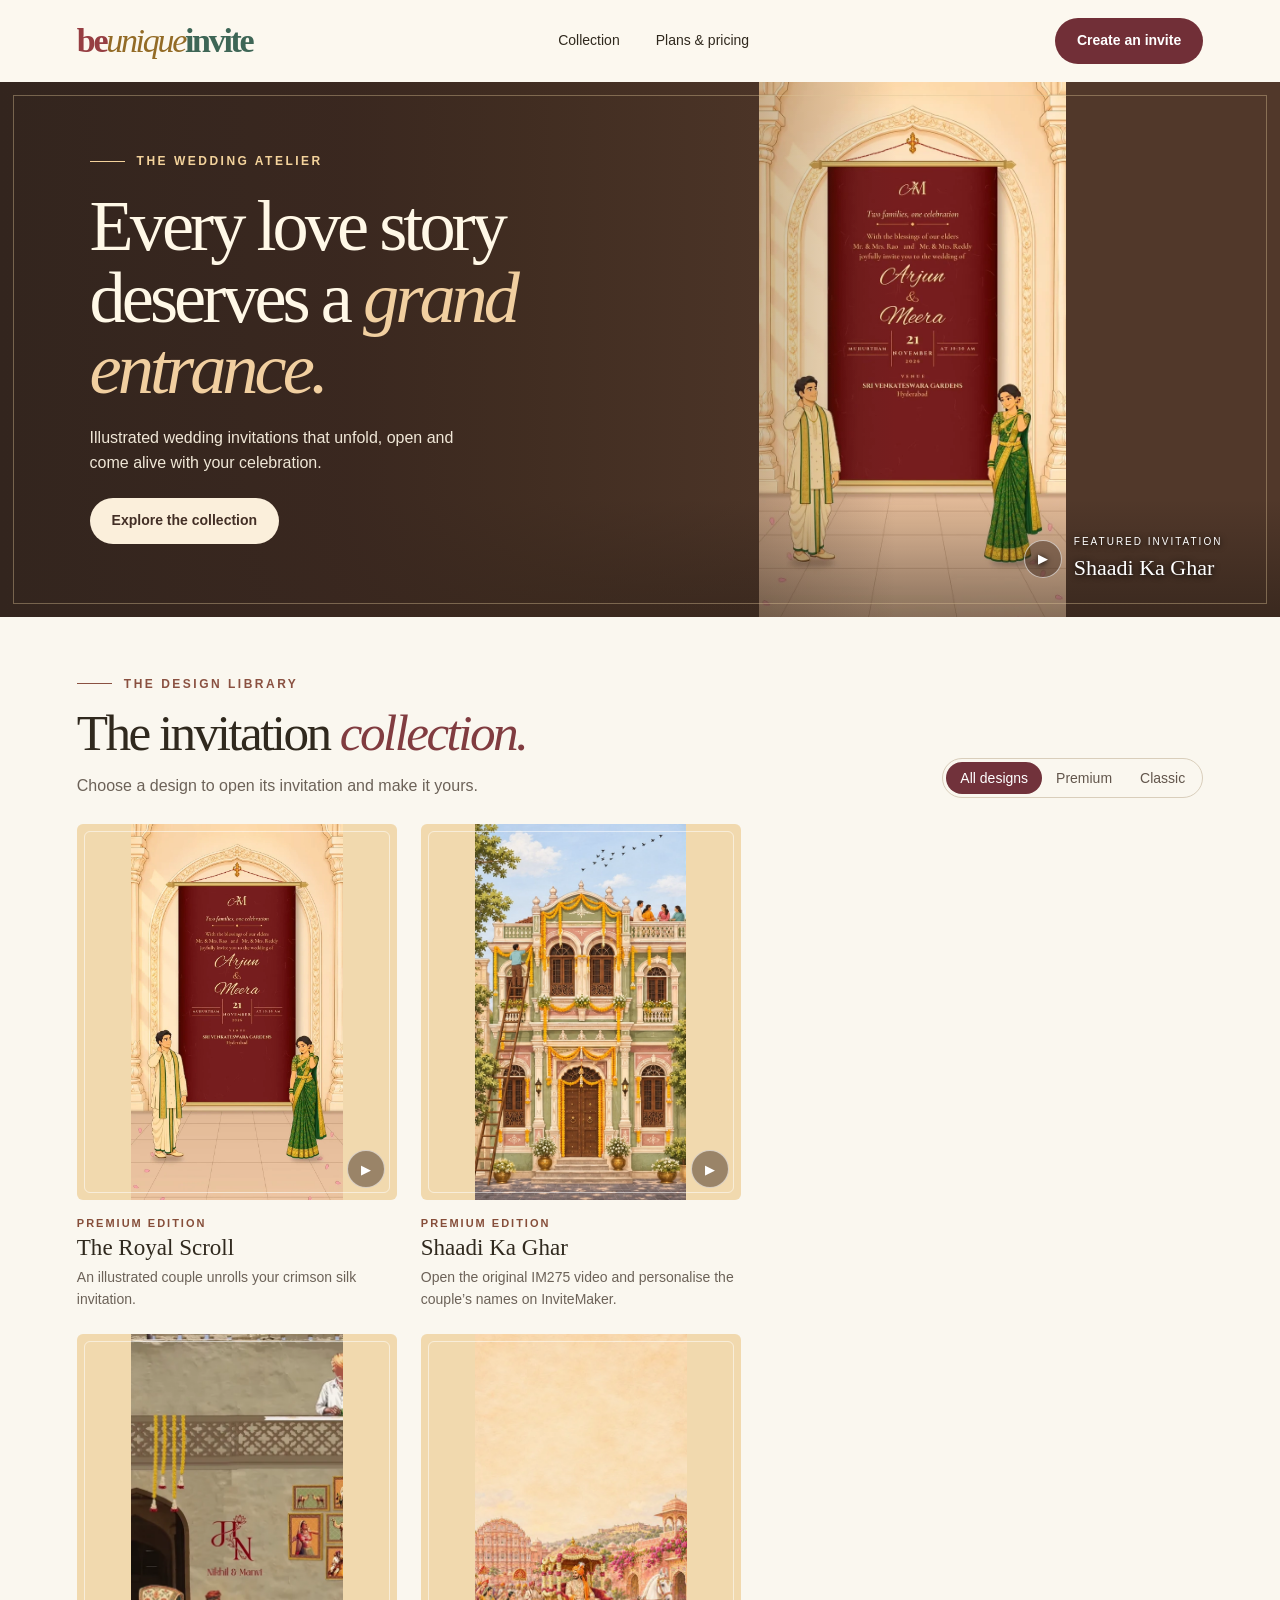
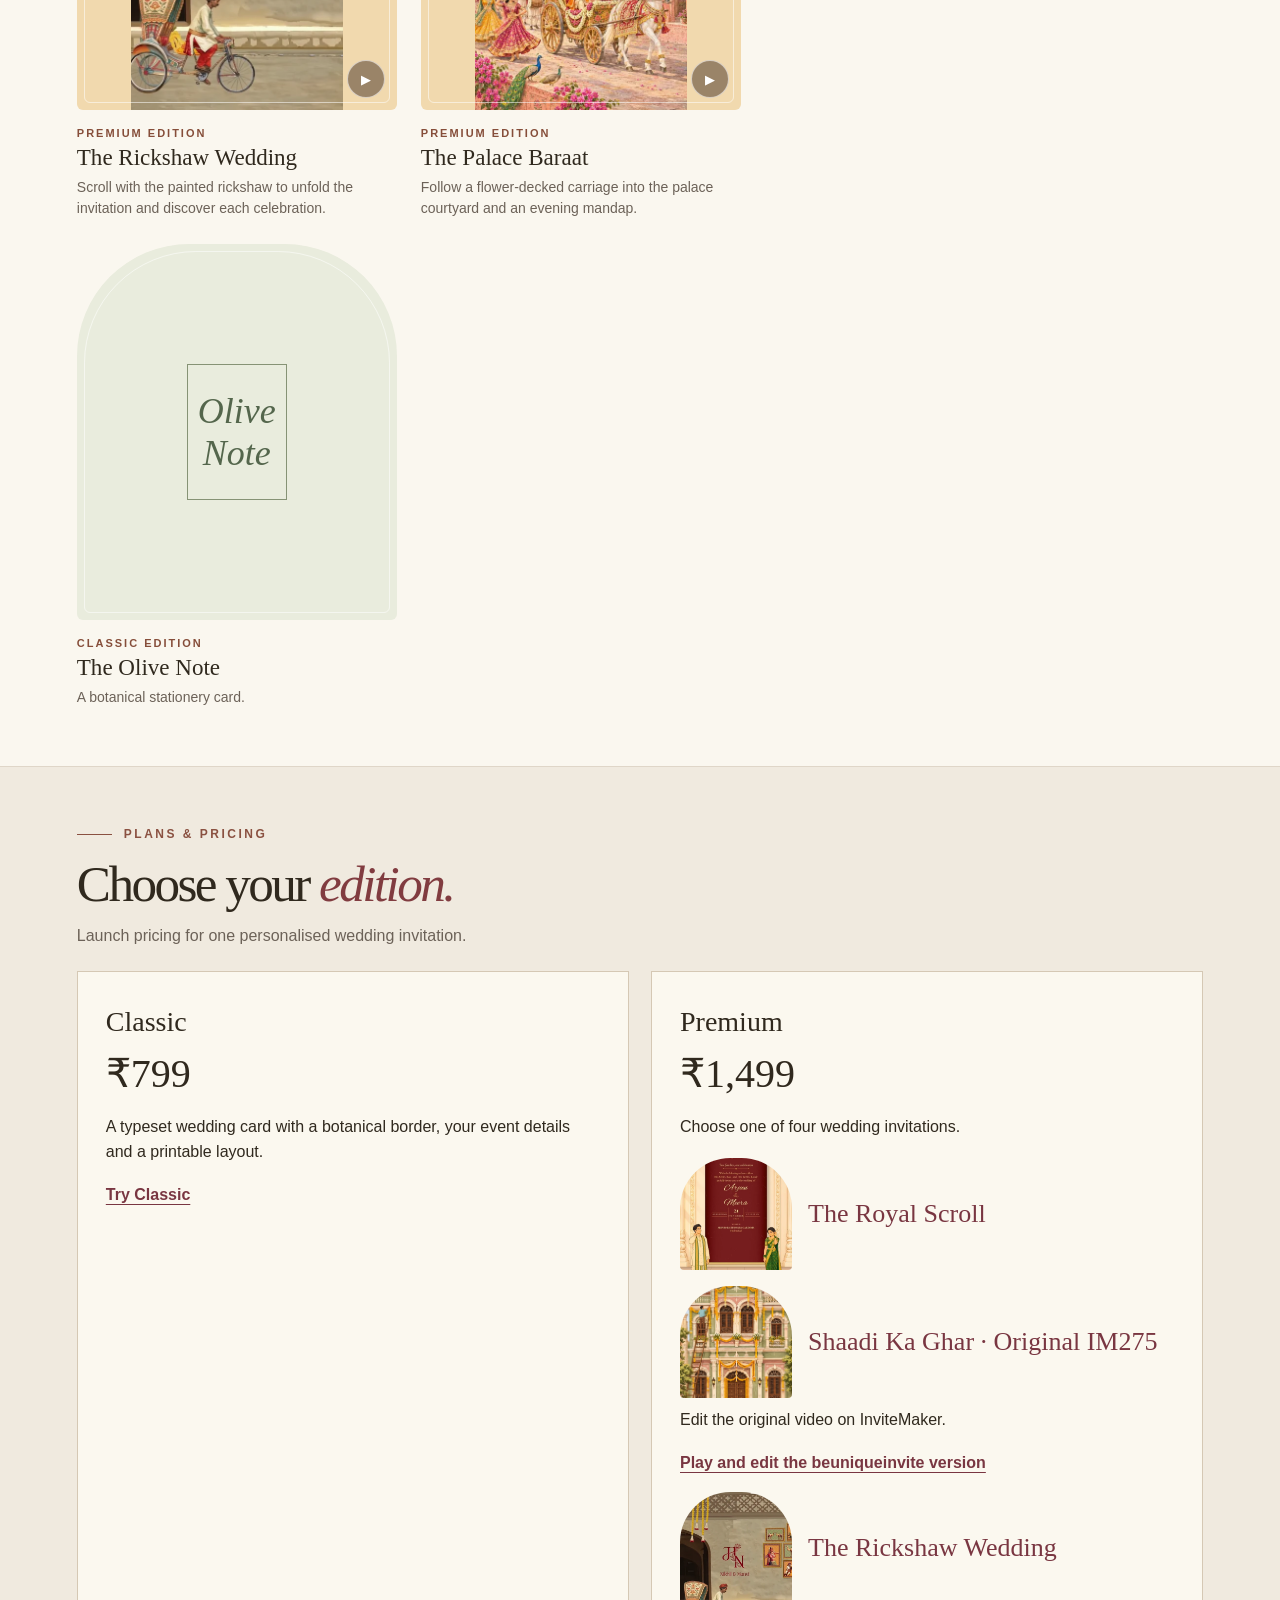
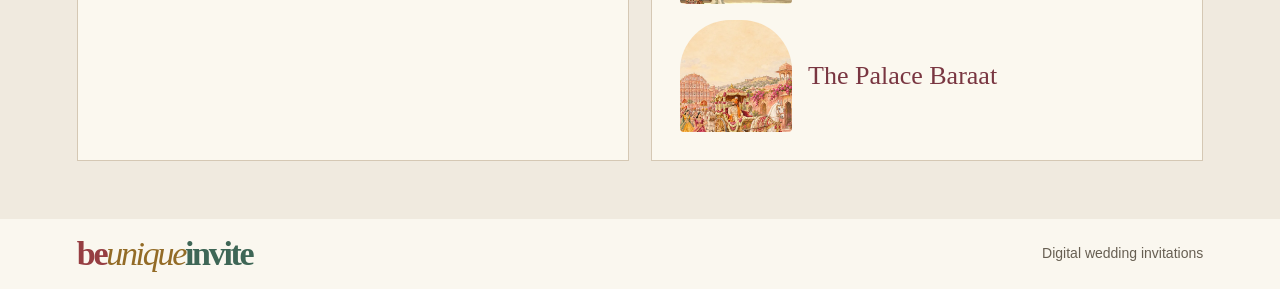
<file: docs/index.html>
<!doctype html><html lang="en"><head><script>if(location.hash.startsWith('#i='))location.replace('guest.html'+location.hash)</script><meta charset="utf-8"><meta name="viewport" content="width=device-width,initial-scale=1"><meta name="theme-color" content="#f8f4eb"><title>beuniqueinvite · Wedding Invitation Atelier</title><link rel="stylesheet" href="collection.css"><script defer src="collection.js"></script></head><body>
<header><a href="#" class="logo" aria-label="beuniqueinvite home"><span>be</span><em>unique</em><b>invite</b></a><nav><a href="#collection">Collection</a><a href="#plans">Plans & pricing</a></nav><a class="pill headercta" href="#collection">Create an invite</a></header>
<main><section class="hero"><div class="heroart"></div><div class="heroshade"></div><div class="heroedge"></div><div class="heroinside"><div class="over"><i></i>THE WEDDING ATELIER</div><h1>Every love story<br>deserves a <em>grand<br>entrance.</em></h1><p>Illustrated wedding invitations that unfold, open and come alive with your celebration.</p><a href="#collection" class="pill light">Explore the collection</a></div><a href="https://invitemaker.in/template/im275-animated-story-wedding-invitation" class="featured"><span class="play">▶</span><span><small>FEATURED INVITATION</small>Shaadi Ka Ghar</span></a></section>
<section id="collection"><div class="over wine"><i></i> THE DESIGN LIBRARY</div><div class="sectionrow"><div><h2>The invitation <em>collection.</em></h2><p>Choose a design to open its invitation and make it yours.</p></div><div class="filters" aria-label="Filter by plan"><button data-filter="all" aria-pressed="true">All designs</button><button data-filter="Premium" aria-pressed="false">Premium</button><button data-filter="Classic" aria-pressed="false">Classic</button></div></div><div class="grid" id="grid"></div></section>
<section id="plans"><div class="over wine"><i></i> PLANS & PRICING</div><h2>Choose your <em>edition.</em></h2><p>Launch pricing for one personalised wedding invitation.</p><div class="prices"><article><h3>Classic</h3><strong>₹799</strong><p>A typeset wedding card with a botanical border, your event details and a printable layout.</p><a href="create.html?t=classic&amp;edit=1">Try Classic</a></article><article id="premium"><h3>Premium</h3><strong>₹1,499</strong><p>Choose one of four wedding invitations.</p><a class="plan-preview" href="create.html?t=scroll"><img src="royal-scroll.webp" alt="" width="112" height="112"><span>The Royal Scroll</span></a><a class="plan-preview" href="https://invitemaker.in/template/im275-animated-story-wedding-invitation"><img src="haveli-art/gate.webp" alt="" width="112" height="112"><span>Shaadi Ka Ghar · Original IM275</span></a><p>Edit the original video on InviteMaker.</p><a href="haveli.html">Play and edit the beuniqueinvite version</a><a class="plan-preview" href="rickshaw.html"><img src="rickshaw.webp" width="112" height="112" alt=""><span>The Rickshaw Wedding</span></a><a class="plan-preview" href="baraat.html"><img src="baraat.webp" alt="" width="112" height="112"><span>The Palace Baraat</span></a></article></div></section>
</main><footer><a class="logo" href="#"><span>be</span><em>unique</em><b>invite</b></a><span>Digital wedding invitations</span></footer></body></html>
</file>
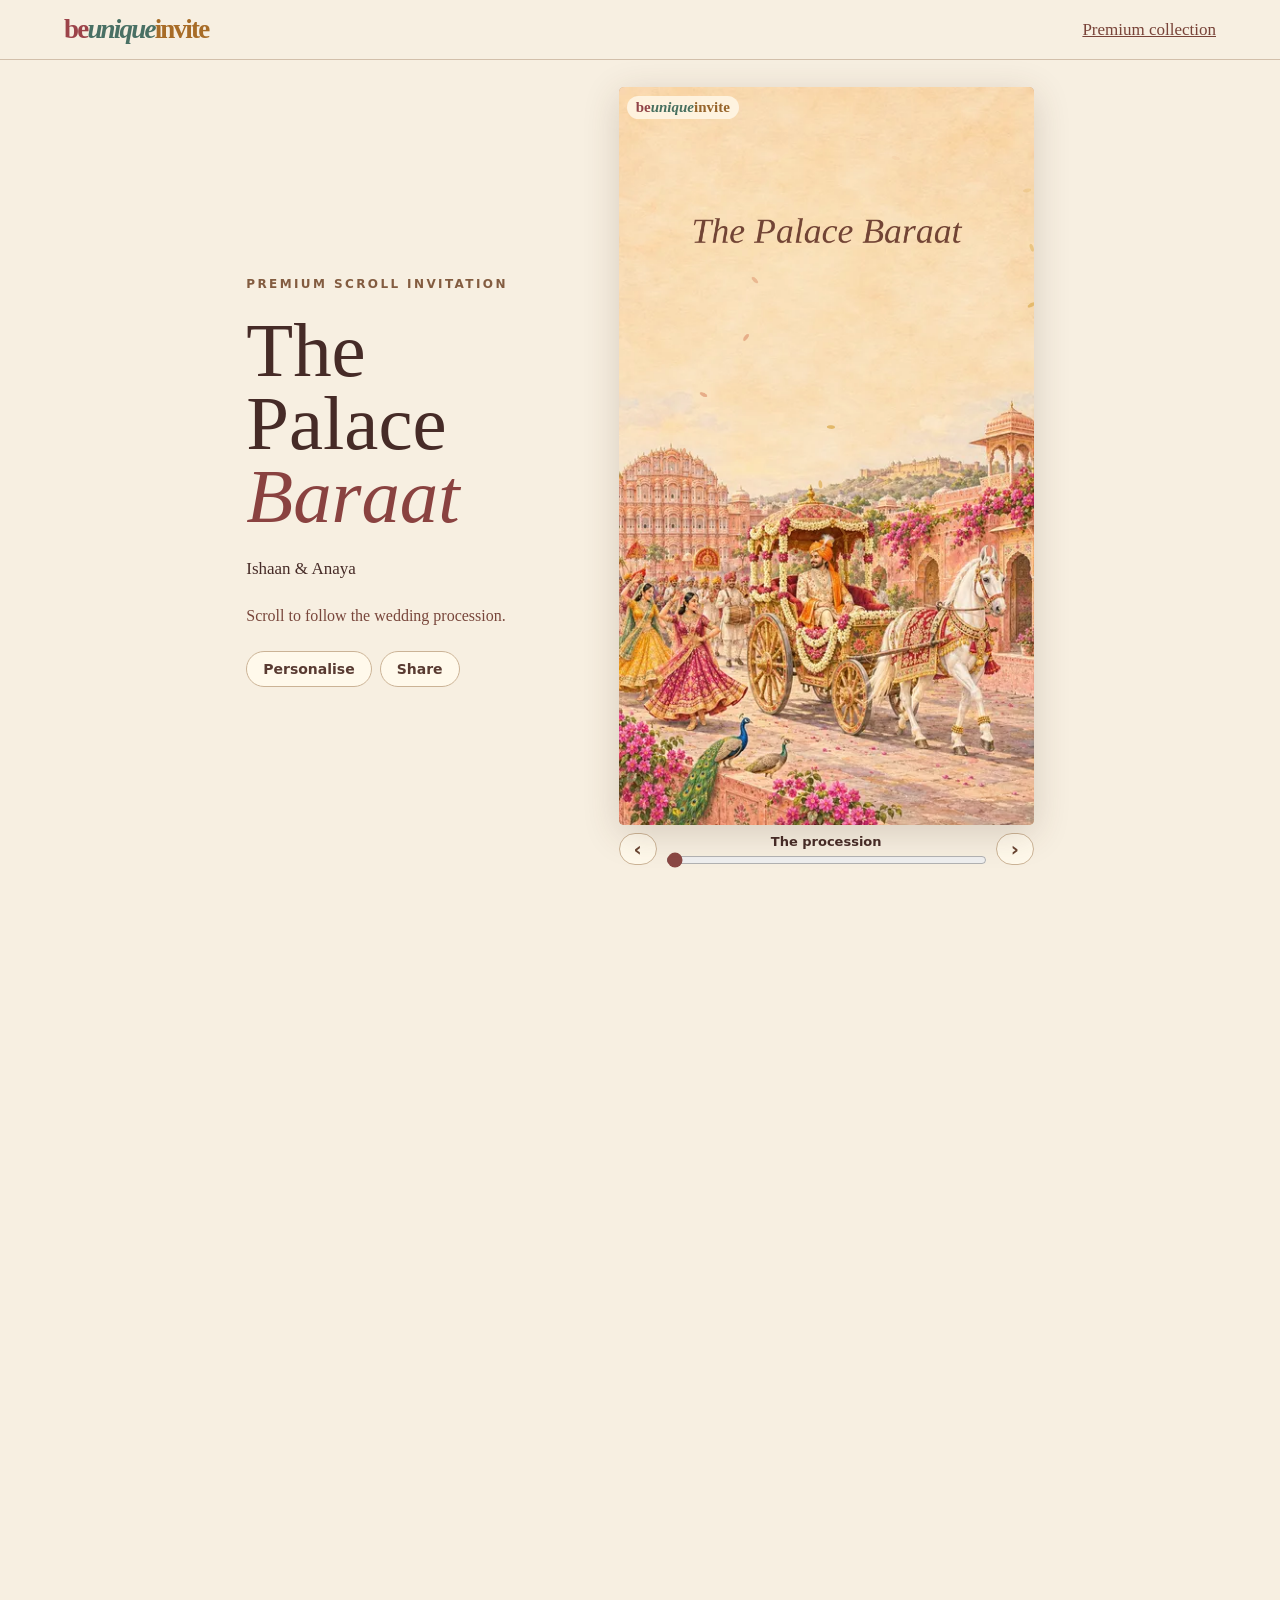
<file: docs/baraat.html>
<!doctype html><html lang="en"><head><meta charset="utf-8"><meta name="viewport" content="width=device-width,initial-scale=1"><title>The Palace Baraat · beuniqueinvite</title><link rel="stylesheet" href="haveli.css"><link rel="stylesheet" href="procession.css"><script defer src="entitlement.js"></script><script defer src="baraat-paint.js"></script><script defer src="procession-scroll.js"></script><script defer src="rickshaw.js"></script></head><body data-design="palace"><div class="journey"><div class="pin">
<header><a class="logo" href="collection.html#premium"><b>be</b><i>unique</i><strong>invite</strong></a><a href="collection.html#premium">Premium collection</a></header>
<main><aside><small>PREMIUM SCROLL INVITATION</small><h1>The Palace<br><i>Baraat</i></h1><p id="couple"></p><p class="instruction">Scroll to follow the wedding procession.</p><div class="tools"><button data-open>Personalise</button><button data-share>Share</button></div></aside><section class="viewer" aria-label="Wedding film"><div class="film" tabindex="0" role="group" aria-label="Scroll through the invitation"><video id="film" src="baraat.mp4" preload="auto" poster="baraat.webp" playsinline muted></video><canvas id="names" width="720" height="1280" aria-hidden="true"></canvas><span class="wordmark"><b>be</b><i>unique</i><strong>invite</strong></span></div><div class="reader"><button id="prevScene" aria-label="Previous scene">‹</button><label><output id="chapter"></output><input type="range" id="progress" aria-label="Invitation progress" min="0" max="1000" value="0"></label><button id="nextScene" aria-label="Next scene">›</button></div><p class="touch-hint">Swipe up to open the invitation</p><div class="mobile"><button data-open>Personalise</button><button data-share>Share</button></div></section></main></div></div>
<dialog><form method="dialog"><button class="close">Done</button></form><h2>Your invitation</h2><form id="editor"><label>First partner’s name<input name="one" required maxlength="60"></label><label>Second partner’s name<input name="two" required maxlength="60"></label><label>Wedding date and time<input name="when" required maxlength="80"></label><label>Wedding venue<input name="venue" required maxlength="100"></label><button>Update &amp; preview</button></form><details><summary>Paid plan</summary><label>Approval code<input id="approval" maxlength="160"></label><button id="idCopy">Copy invitation ID</button><p id="plan"></p></details><h3 id="sharing">Share your invitation</h3><div class="actions"><button id="copy">Copy guest link</button><button id="wa">WhatsApp link</button><button id="prepare">Prepare video</button><button id="send" hidden>Share video + link</button><a id="save" hidden download>Download video</a></div><p id="status" role="status"></p></dialog></body></html>
</file>
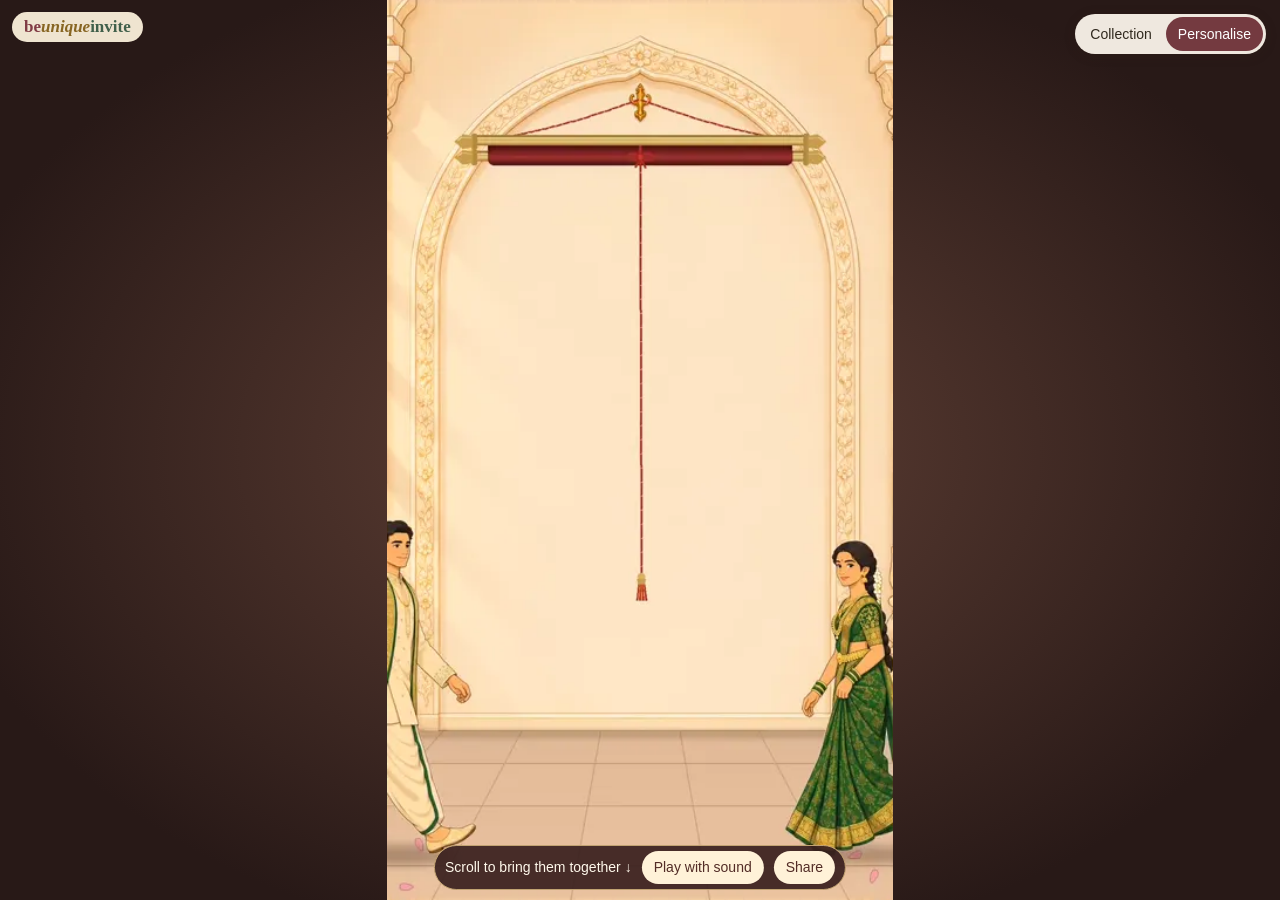
<file: docs/card.html>
<!doctype html><html lang="en"><head><meta charset="utf-8"><meta name="viewport" content="width=device-width,initial-scale=1"><title>Invitation studio · beuniqueinvite</title><link rel="stylesheet" href="studio-home.css"><style>.studio{padding:32px 6vw 55px;display:grid;grid-template-columns:minmax(280px,1fr) minmax(280px,.85fr);gap:6vw;max-width:1180px;margin:auto}.paper{background:#e6ddce;padding:20px;display:grid;place-items:center;border-radius:4px}iframe{background:#fffaf1;border:0;width:100%;max-width:380px;height:600px;box-shadow:0 10px 30px #49351a30}.edit h1{font-size:48px;line-height:1.05;margin:12px 0}.edit p{color:#64594c;margin-bottom:16px}.edit label{display:block;font-size:14px;font-weight:bold;margin:9px 0}.edit input,.edit textarea{display:block;width:100%;font:16px Arial;padding:10px;margin-top:3px;border:1px solid #bcafa1;border-radius:4px;background:#fffdf7}.edit button{border:0}.actions{display:flex;gap:10px;flex-wrap:wrap;margin-top:18px}.secondary{background:#e6ded0;color:#392e23}#status{min-height:24px;font-size:14px}header>a:last-child{text-decoration:underline;text-underline-offset:4px}@media(max-width:700px){.studio{grid-template-columns:1fr;padding:20px 5vw;gap:25px}.paper{padding:10px}.edit h1{font-size:40px}iframe{height:min(610px,76svh)}}body.guest{overflow:hidden}.guest header,.guest .edit{display:none}.guest .studio,.guest .paper{display:block;max-width:none;margin:0;padding:0}.guest iframe{display:block;max-width:none;width:100vw;height:100dvh;box-shadow:none}.guestbar{display:none}.guest .guestbar{position:fixed;right:14px;top:14px;z-index:10;display:flex;gap:2px;background:#fff9efed;padding:3px;border-radius:50px;box-shadow:0 2px 12px #31241433;font:14px Arial}.guestbar a{padding:9px 12px}.guestbar a:last-child{border-radius:50px;color:white;background:#743a40}.widepreview{font-size:15px;text-decoration:underline;text-underline-offset:3px}.widepreview[hidden]{display:none}#sharing{border-top:1px solid #ccbea9;margin-top:22px;padding-top:17px}#sharing h2{font-size:28px}#sharing [hidden]{display:none}.edit button:disabled{opacity:.6;cursor:wait}fieldset{border:1px solid #ccbca9;margin:15px 0;padding:15px}fieldset legend,summary{font-weight:bold}details{margin:15px 0;background:#f0eadf;padding:12px}</style><script defer src="scroll-tracking.js"></script><script defer src="royal.js?v=hold-final"></script><script defer src="entitlement.js"></script><script defer src="video-export.js"></script><script defer src="guest-code.js"></script><script defer src="studio.js?v=royal-scroll"></script><script defer src="share.js"></script></head><body><header><a class="logo" href="studio-home.html"><span>be</span><em>unique</em><b>invite</b></a><a href="studio-home.html#collection">Collection</a></header><div class="guestbar"><a href="studio-home.html#collection">Collection</a><a id="personalise">Personalise</a></div><main class="studio"><div class="paper"><iframe title="Interactive invitation preview" id="preview"></iframe></div><section class="edit"><div class="over wine" id="edition"></div><h1 id="title"></h1><p>Edit your details and choose Update preview. Your draft saves on this device.</p><a class="widepreview" hidden id="wide">View full-screen invitation</a><form><label>First name<input name="one" required maxlength="60" value="Arjun"></label><label>Partner’s name<input name="two" required maxlength="60" value="Meera"></label><label>Wedding date<input name="date" type="date" required value="2027-02-21"></label><label>Venue<input name="venue" required maxlength="130" value="The Palace Courtyard, Jaipur"></label><label>Celebration details<textarea name="note" rows="2" maxlength="650">Baraat at 5 PM · Wedding ceremony at 7 PM</textarea></label><fieldset id="finalFields" hidden><legend>Invitation wording &amp; ending</legend><label>Monogram (blank for initials)<input name="monogram" maxlength="30"></label><label>Opening heading<input name="headline" maxlength="120"></label><label>Family blessing<input name="blessing" maxlength="160"></label><label>Invitation wording<input name="invitationLine" maxlength="160"></label><label>Closing heading<input name="closingTitle" maxlength="120"></label><label>Closing message<textarea name="closingNote" maxlength="480"></textarea></label><label>Sign-off (blank for couple’s names)<input name="signoff" maxlength="160"></label></fieldset><div class="actions"><button class="pill" type="submit">Update preview</button><button class="pill secondary" id="download" type="button">Download invitation</button></div><section id="sharing" hidden><h2>Share your invitation</h2><details><summary>Paid plan · Remove branding</summary><p>Finalise the wording, then copy the invitation fingerprint. After verifying your payment, the studio can issue a code for this version. Edits require a new code.</p><button class="pill secondary" type="button" id="copyFingerprint">Copy invitation fingerprint</button><label>Paid invitation code<input name="approval" maxlength="150" autocomplete="off"></label><output id="planState">Branded preview</output><p><a href="https://beuniqueinvite-orders.wingscompressor.chatgpt.site" target="_blank" rel="noopener">Studio payment approval</a></p></details><label>Attach your own MP4 (optional)<input id="ownMovie" type="file" accept="video/mp4,.mp4"></label><p>Use your own video or prepare one with the names and wedding details above.</p><div class="actions"><button id="prepareMovie" class="pill" type="button">Prepare video</button><button id="sendBoth" class="pill" type="button" hidden>Share video + link</button><button id="downloadMovie" type="button" class="pill secondary" hidden>Download MP4</button><a id="sendLink" class="pill secondary" target="_blank" rel="noopener">WhatsApp link</a><button type="button" class="pill secondary" id="copyGuest">Copy guest link</button></div></section><p aria-live="polite" id="status"></p></form></section></main></body></html>
</file>
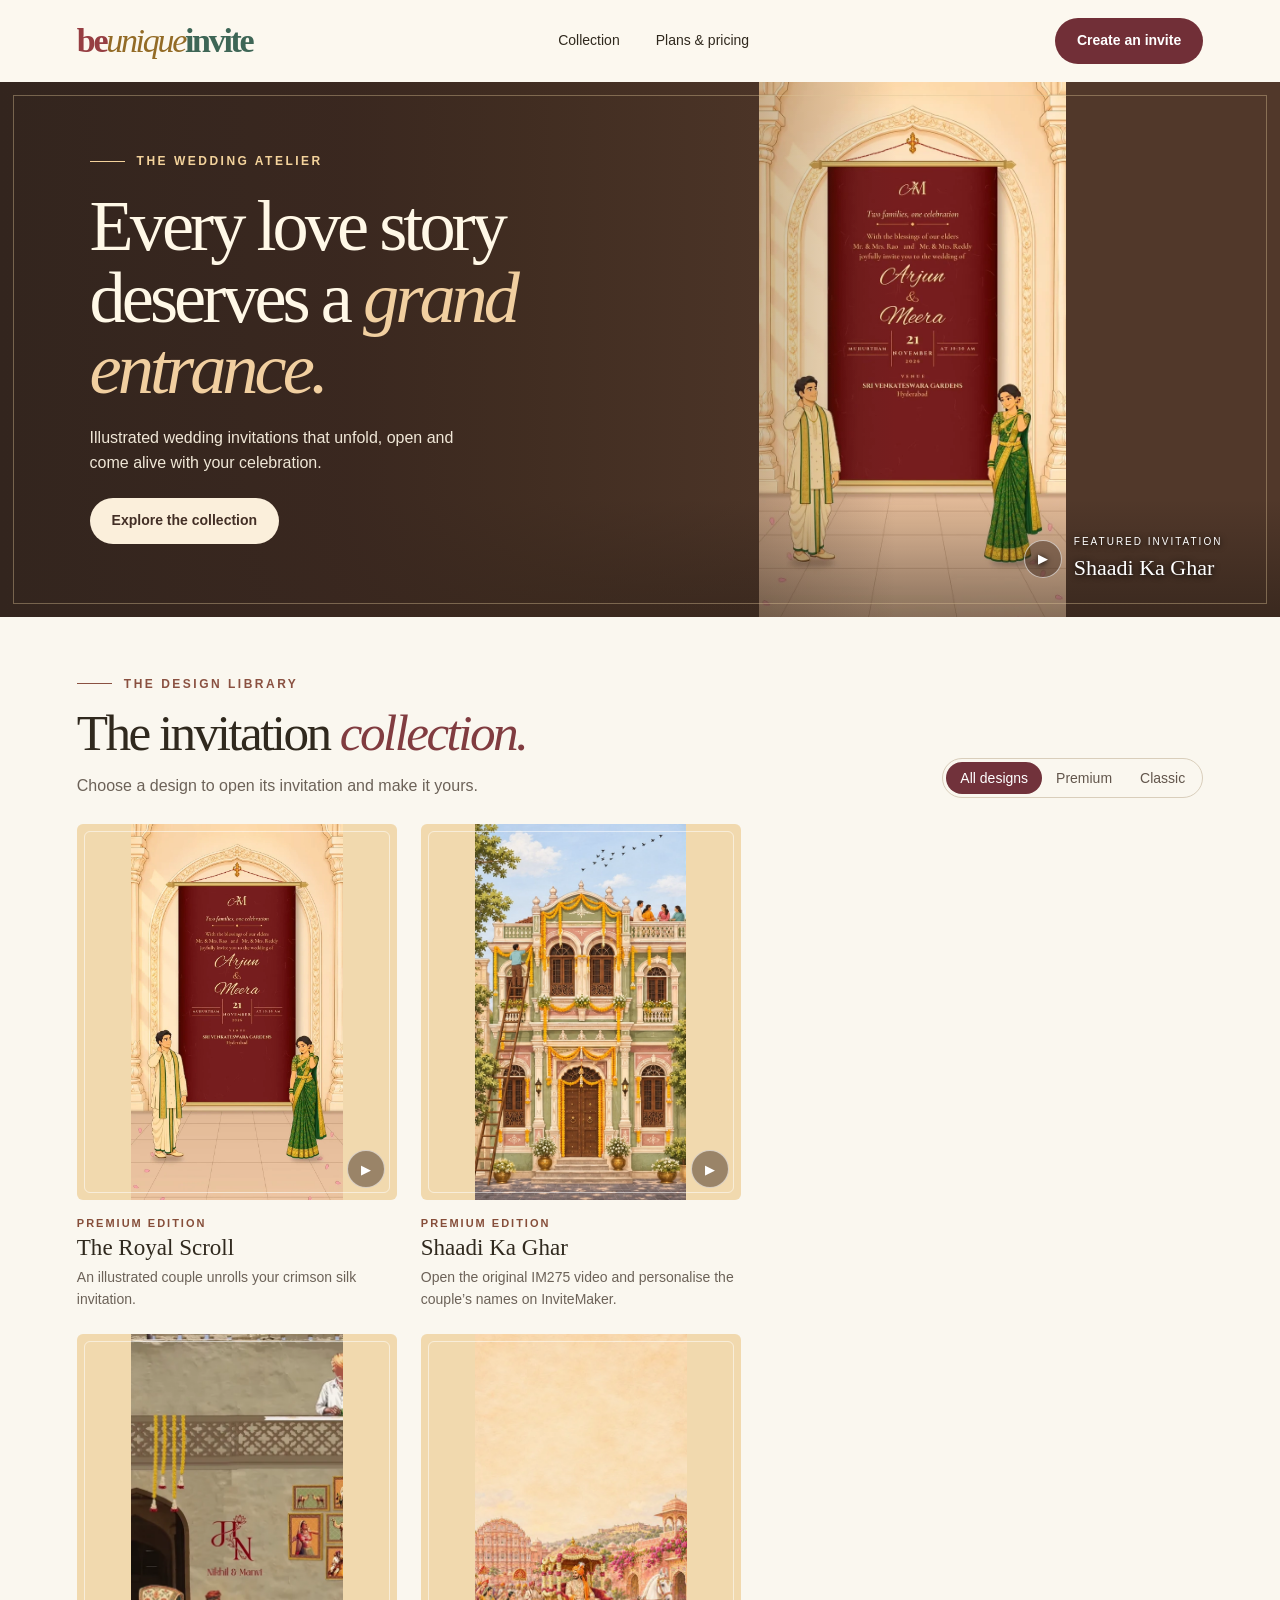
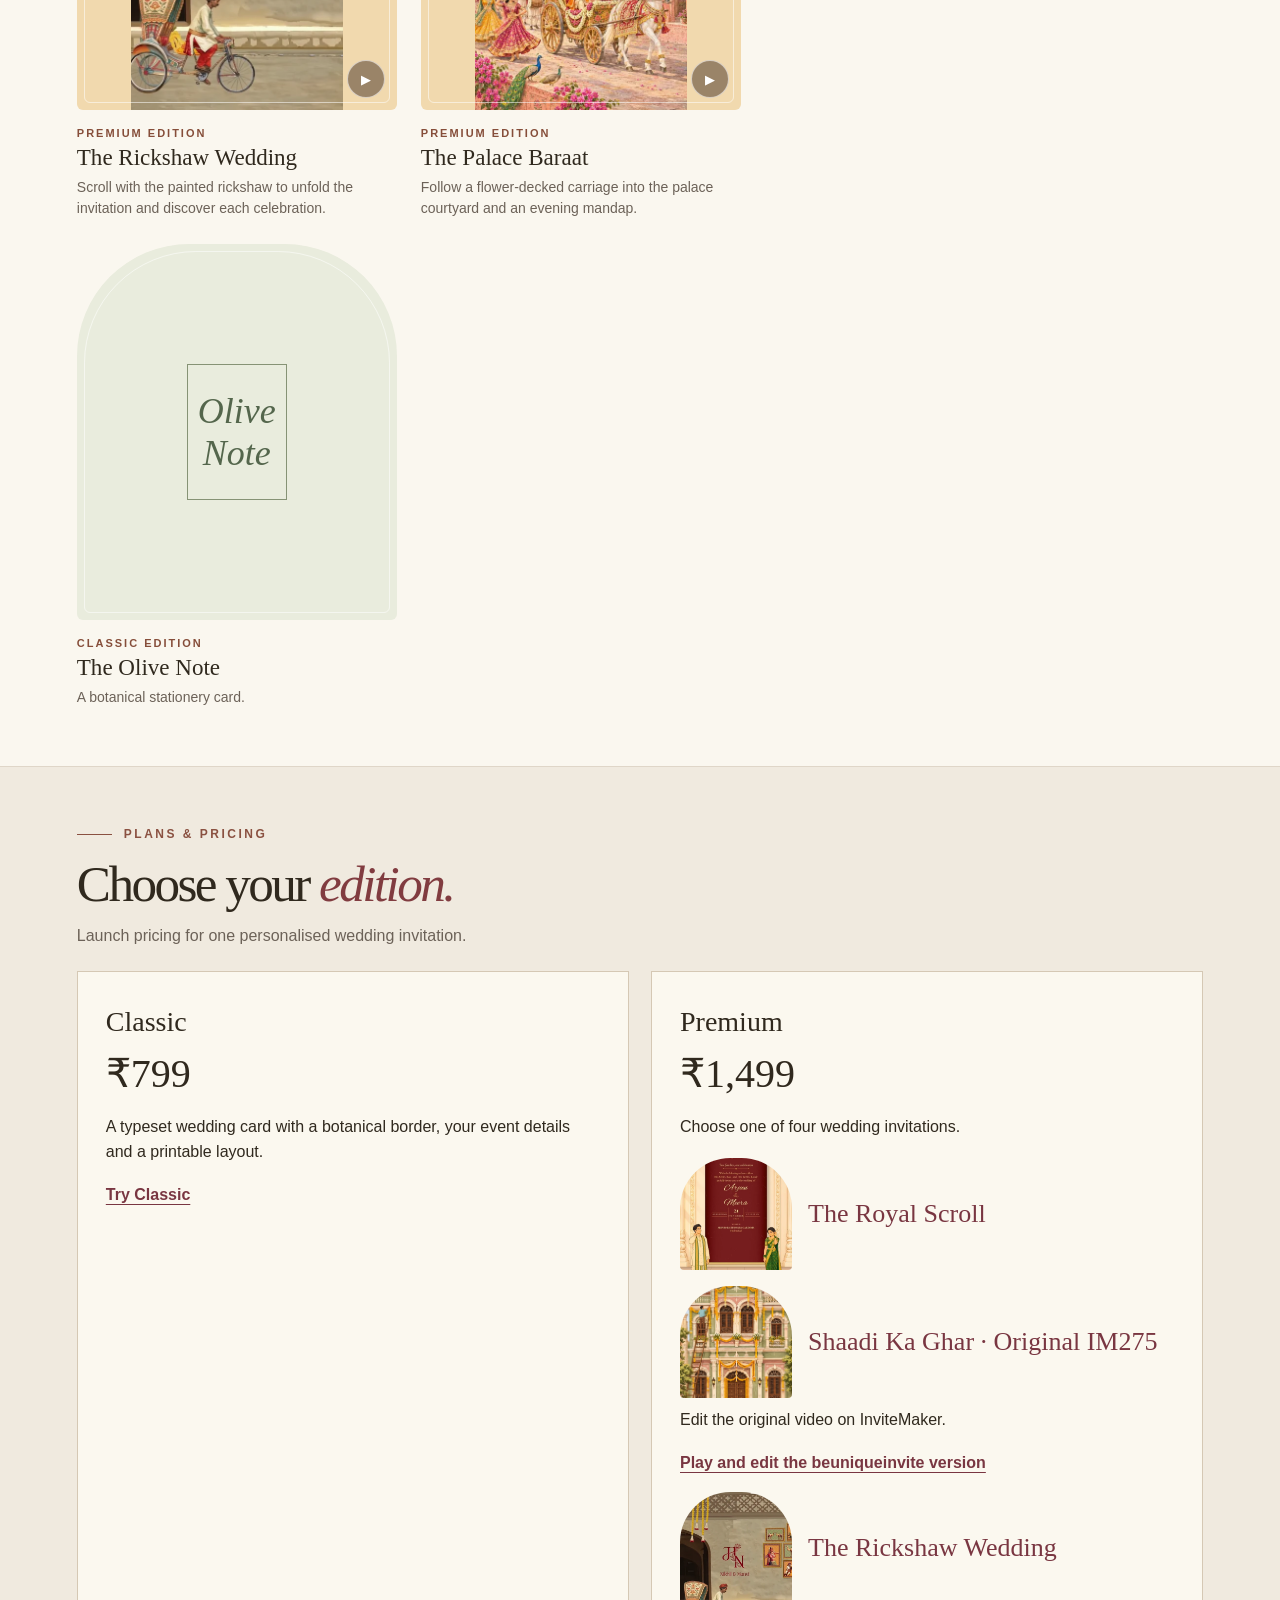
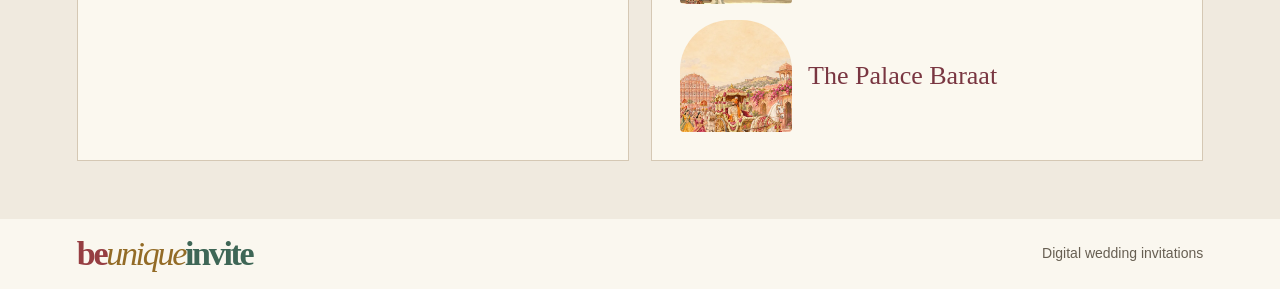
<file: docs/collection.html>
<!doctype html><html lang="en"><head><meta charset="utf-8"><meta name="viewport" content="width=device-width,initial-scale=1"><meta name="theme-color" content="#f8f4eb"><title>beuniqueinvite · Wedding Invitation Atelier</title><link rel="stylesheet" href="collection.css"><script defer src="collection.js"></script></head><body>
<header><a href="#" class="logo" aria-label="beuniqueinvite home"><span>be</span><em>unique</em><b>invite</b></a><nav><a href="#collection">Collection</a><a href="#plans">Plans & pricing</a></nav><a class="pill headercta" href="#collection">Create an invite</a></header>
<main><section class="hero"><div class="heroart"></div><div class="heroshade"></div><div class="heroedge"></div><div class="heroinside"><div class="over"><i></i>THE WEDDING ATELIER</div><h1>Every love story<br>deserves a <em>grand<br>entrance.</em></h1><p>Illustrated wedding invitations that unfold, open and come alive with your celebration.</p><a href="#collection" class="pill light">Explore the collection</a></div><a href="https://invitemaker.in/template/im275-animated-story-wedding-invitation" class="featured"><span class="play">▶</span><span><small>FEATURED INVITATION</small>Shaadi Ka Ghar</span></a></section>
<section id="collection"><div class="over wine"><i></i> THE DESIGN LIBRARY</div><div class="sectionrow"><div><h2>The invitation <em>collection.</em></h2><p>Choose a design to open its invitation and make it yours.</p></div><div class="filters" aria-label="Filter by plan"><button data-filter="all" aria-pressed="true">All designs</button><button data-filter="Premium" aria-pressed="false">Premium</button><button data-filter="Classic" aria-pressed="false">Classic</button></div></div><div class="grid" id="grid"></div></section>
<section id="plans"><div class="over wine"><i></i> PLANS & PRICING</div><h2>Choose your <em>edition.</em></h2><p>Launch pricing for one personalised wedding invitation.</p><div class="prices"><article><h3>Classic</h3><strong>₹799</strong><p>A typeset wedding card with a botanical border, your event details and a printable layout.</p><a href="create.html?t=classic&amp;edit=1">Try Classic</a></article><article id="premium"><h3>Premium</h3><strong>₹1,499</strong><p>Choose one of four wedding invitations.</p><a class="plan-preview" href="create.html?t=scroll"><img src="royal-scroll.webp" alt="" width="112" height="112"><span>The Royal Scroll</span></a><a class="plan-preview" href="https://invitemaker.in/template/im275-animated-story-wedding-invitation"><img src="haveli-art/gate.webp" alt="" width="112" height="112"><span>Shaadi Ka Ghar · Original IM275</span></a><p>Edit the original video on InviteMaker.</p><a href="haveli.html">Play and edit the beuniqueinvite version</a><a class="plan-preview" href="rickshaw.html"><img src="rickshaw.webp" width="112" height="112" alt=""><span>The Rickshaw Wedding</span></a><a class="plan-preview" href="baraat.html"><img src="baraat.webp" alt="" width="112" height="112"><span>The Palace Baraat</span></a></article></div></section>
</main><footer><a class="logo" href="#"><span>be</span><em>unique</em><b>invite</b></a><span>Digital wedding invitations</span></footer></body></html>
</file>
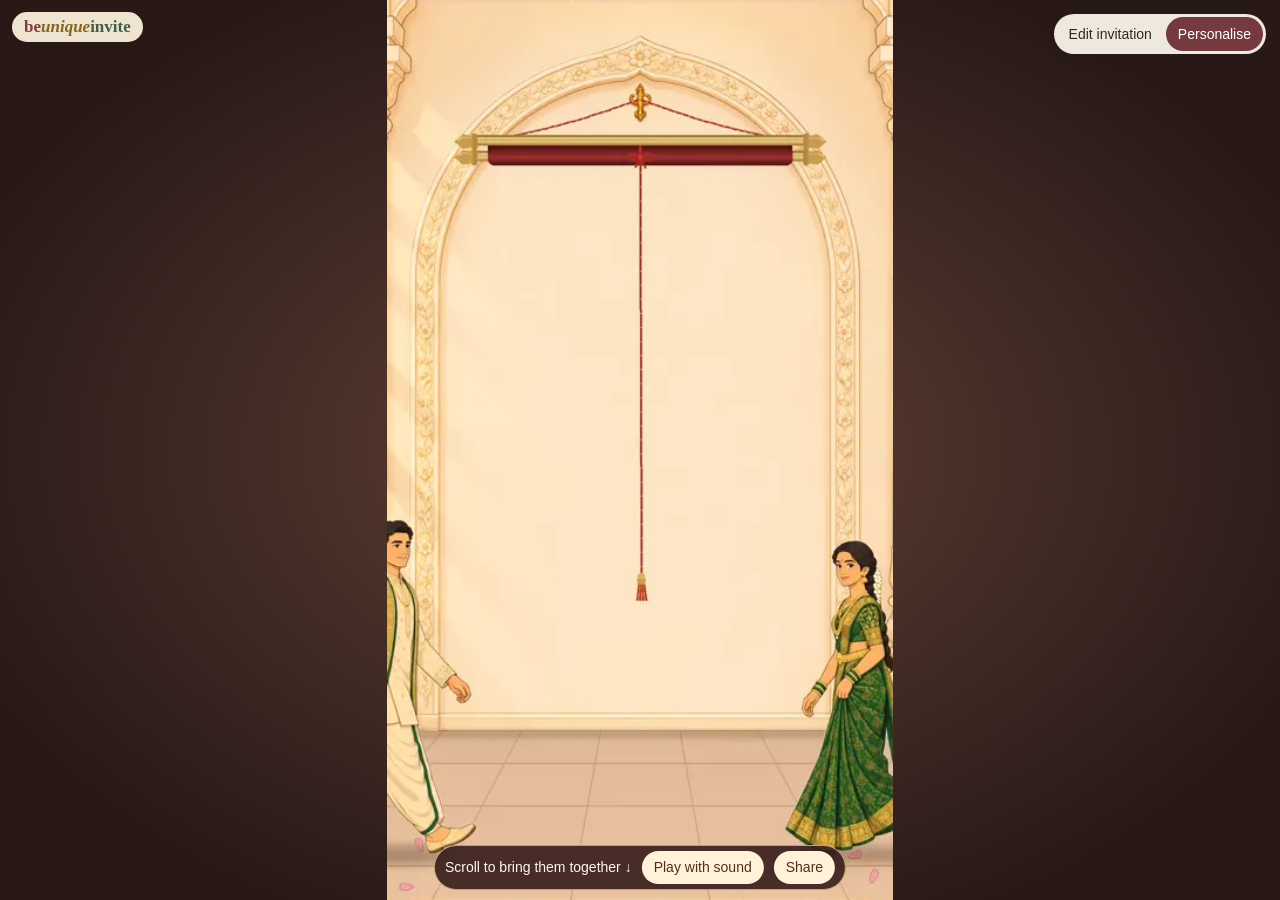
<file: docs/create.html>
<!doctype html><html lang="en"><head><meta charset="utf-8"><meta name="viewport" content="width=device-width,initial-scale=1"><title>Invitation studio · beuniqueinvite</title><link rel="stylesheet" href="style.css"><style>.studio{padding:32px 6vw 55px;display:grid;grid-template-columns:minmax(280px,1fr) minmax(280px,.85fr);gap:6vw;max-width:1180px;margin:auto}.paper{background:#e6ddce;padding:20px;display:grid;place-items:center;border-radius:4px}iframe{background:#fffaf1;border:0;width:100%;max-width:380px;height:600px;box-shadow:0 10px 30px #49351a30}.edit h1{font-size:48px;line-height:1.05;margin:12px 0}.edit p{color:#64594c;margin-bottom:16px}.edit label{display:block;font-size:14px;font-weight:bold;margin:9px 0}.edit input,.edit textarea{display:block;width:100%;font:16px Arial;padding:10px;margin-top:3px;border:1px solid #bcafa1;border-radius:4px;background:#fffdf7}.edit button{border:0}.actions{display:flex;gap:10px;flex-wrap:wrap;margin-top:18px}.secondary{background:#e6ded0;color:#392e23}#status{min-height:24px;font-size:14px}header>a:last-child{text-decoration:underline;text-underline-offset:4px}@media(max-width:700px){.studio{grid-template-columns:1fr;padding:20px 5vw;gap:25px}.paper{padding:10px}.edit h1{font-size:40px}iframe{height:min(610px,76svh)}}body.guest{overflow:hidden}.guest header,.guest .edit{display:none}.guest .studio,.guest .paper{display:block;max-width:none;margin:0;padding:0}.guest iframe{display:block;max-width:none;width:100vw;height:100dvh;box-shadow:none}.guestbar{display:none}.guest .guestbar{position:fixed;right:14px;top:14px;z-index:10;display:flex;gap:2px;background:#fff9efed;padding:3px;border-radius:50px;box-shadow:0 2px 12px #31241433;font:14px Arial}.guestbar a{padding:9px 12px}.guestbar a:last-child{border-radius:50px;color:white;background:#743a40}.widepreview{font-size:15px;text-decoration:underline;text-underline-offset:3px}.widepreview[hidden]{display:none}#sharing{border-top:1px solid #ccbea9;margin-top:22px;padding-top:17px}#sharing h2{font-size:28px}#sharing [hidden]{display:none}.edit button:disabled{opacity:.6;cursor:wait}fieldset{border:1px solid #ccbca9;margin:15px 0;padding:15px}fieldset legend,summary{font-weight:bold}details{margin:15px 0;background:#f0eadf;padding:12px}</style><script defer src="scroll-tracking.js"></script><script defer src="royal.js?v=hold-final"></script><script defer src="entitlement.js"></script><script defer src="video-export.js"></script><script defer src="guest-code.js"></script><script defer src="studio.js?v=royal-scroll"></script><script defer src="share.js"></script></head><body><header><a class="logo" href="create.html?t=scroll&amp;edit=1"><span>be</span><em>unique</em><b>invite</b></a><a href="create.html?t=scroll&amp;edit=1">Edit invitation</a></header><div class="guestbar"><a href="create.html?t=scroll&amp;edit=1">Edit invitation</a><a id="personalise">Personalise</a></div><main class="studio"><div class="paper"><iframe title="Interactive invitation preview" id="preview"></iframe></div><section class="edit"><div class="over wine" id="edition"></div><h1 id="title"></h1><p>Edit your details and choose Update preview. Your draft saves on this device.</p><a class="widepreview" hidden id="wide">View full-screen invitation</a><form><label>First name<input name="one" required maxlength="60" value="Arjun"></label><label>Partner’s name<input name="two" required maxlength="60" value="Meera"></label><label>Wedding date<input name="date" type="date" required value="2027-02-21"></label><label>Venue<input name="venue" required maxlength="130" value="The Palace Courtyard, Jaipur"></label><label>Celebration details<textarea name="note" rows="2" maxlength="650">Baraat at 5 PM · Wedding ceremony at 7 PM</textarea></label><fieldset id="finalFields" hidden><legend>Invitation wording &amp; ending</legend><label>Monogram (blank for initials)<input name="monogram" maxlength="30"></label><label>Opening heading<input name="headline" maxlength="120"></label><label>Family blessing<input name="blessing" maxlength="160"></label><label>Invitation wording<input name="invitationLine" maxlength="160"></label><label>Closing heading<input name="closingTitle" maxlength="120"></label><label>Closing message<textarea name="closingNote" maxlength="480"></textarea></label><label>Sign-off (blank for couple’s names)<input name="signoff" maxlength="160"></label></fieldset><div class="actions"><button class="pill" type="submit">Update preview</button><button class="pill secondary" id="download" type="button">Download invitation</button></div><section id="sharing" hidden><h2>Share your invitation</h2><details><summary>Paid plan · Remove branding</summary><p>Finalise the wording, then copy the invitation fingerprint. After verifying your payment, the studio can issue a code for this version. Edits require a new code.</p><button class="pill secondary" type="button" id="copyFingerprint">Copy invitation fingerprint</button><label>Paid invitation code<input name="approval" maxlength="150" autocomplete="off"></label><output id="planState">Branded preview</output></details><label>Attach your own MP4 (optional)<input id="ownMovie" type="file" accept="video/mp4,.mp4"></label><p>Use your own video or prepare one with the names and wedding details above.</p><div class="actions"><button id="prepareMovie" class="pill" type="button">Prepare video</button><button id="sendBoth" class="pill" type="button" hidden>Share video + link</button><button id="downloadMovie" type="button" class="pill secondary" hidden>Download MP4</button><a id="sendLink" class="pill secondary" target="_blank" rel="noopener">WhatsApp link</a><button type="button" class="pill secondary" id="copyGuest">Copy guest link</button></div></section><p aria-live="polite" id="status"></p></form></section></main></body></html>
</file>
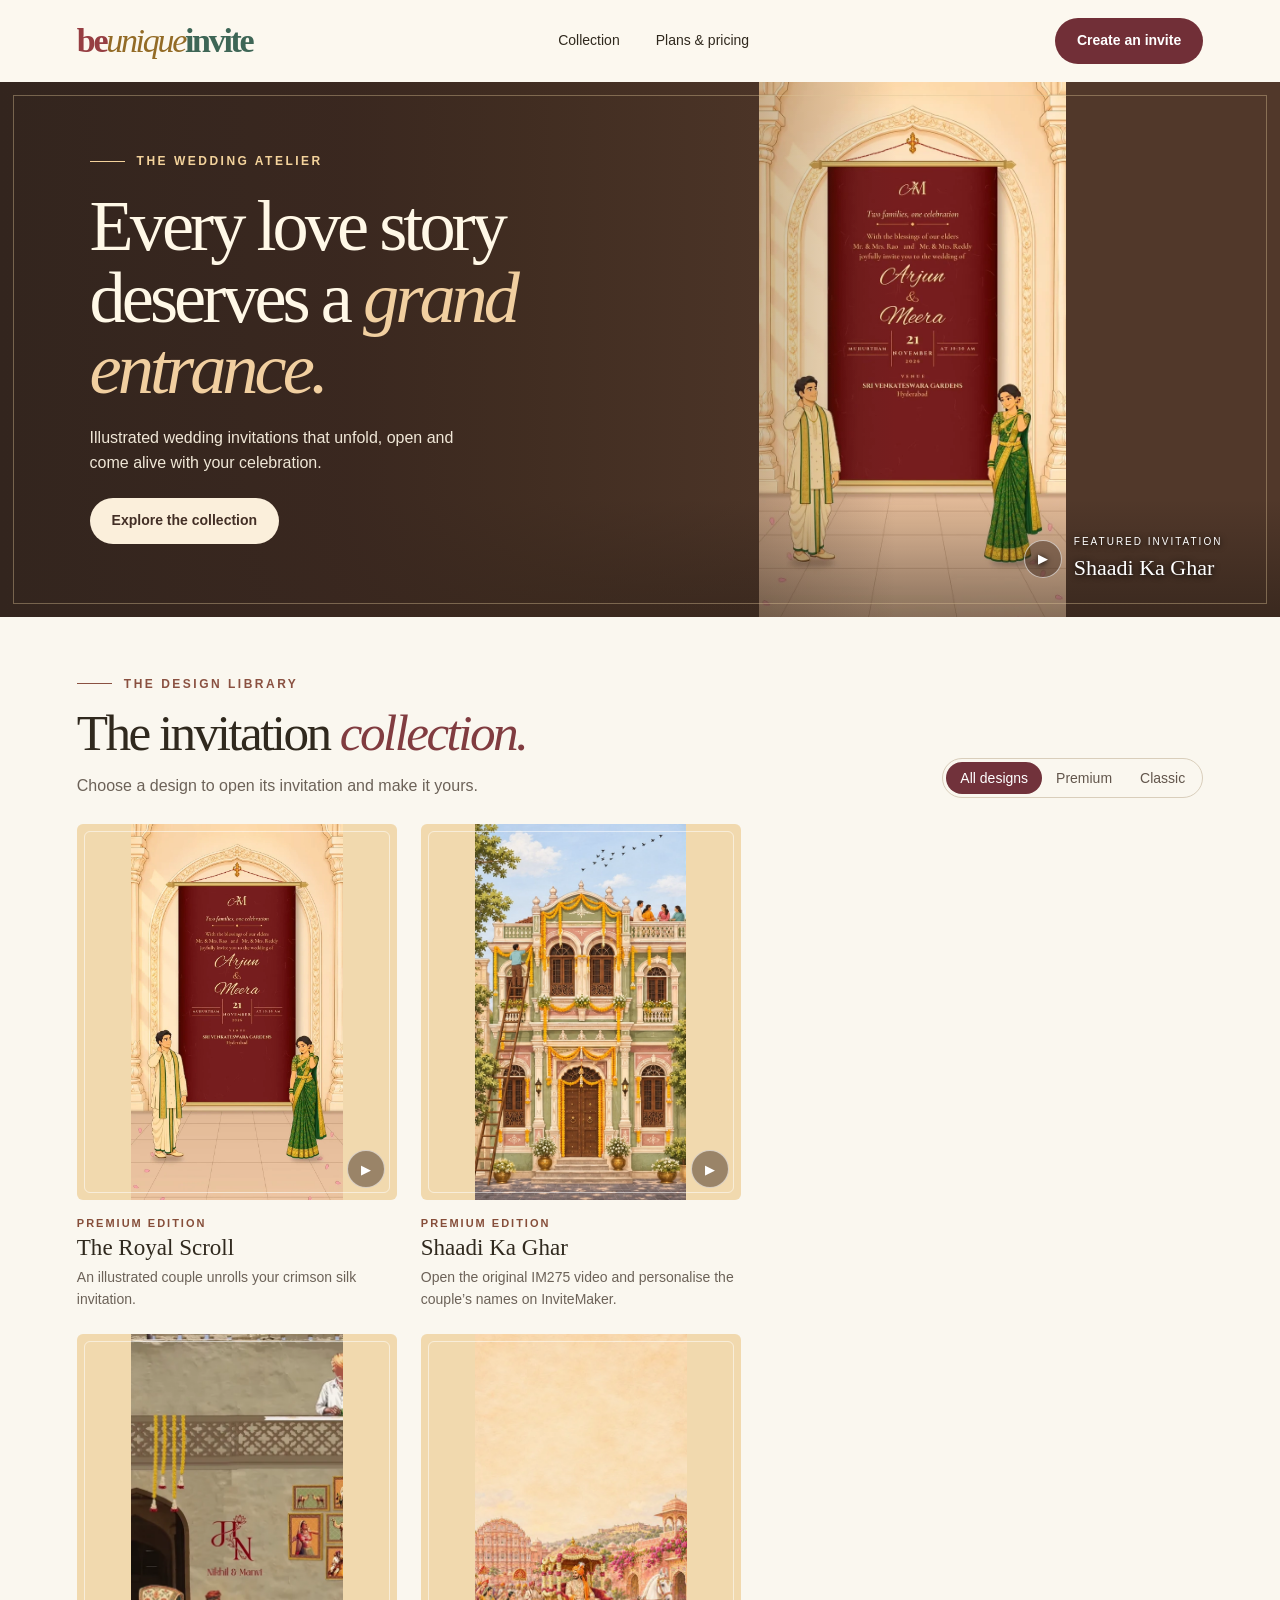
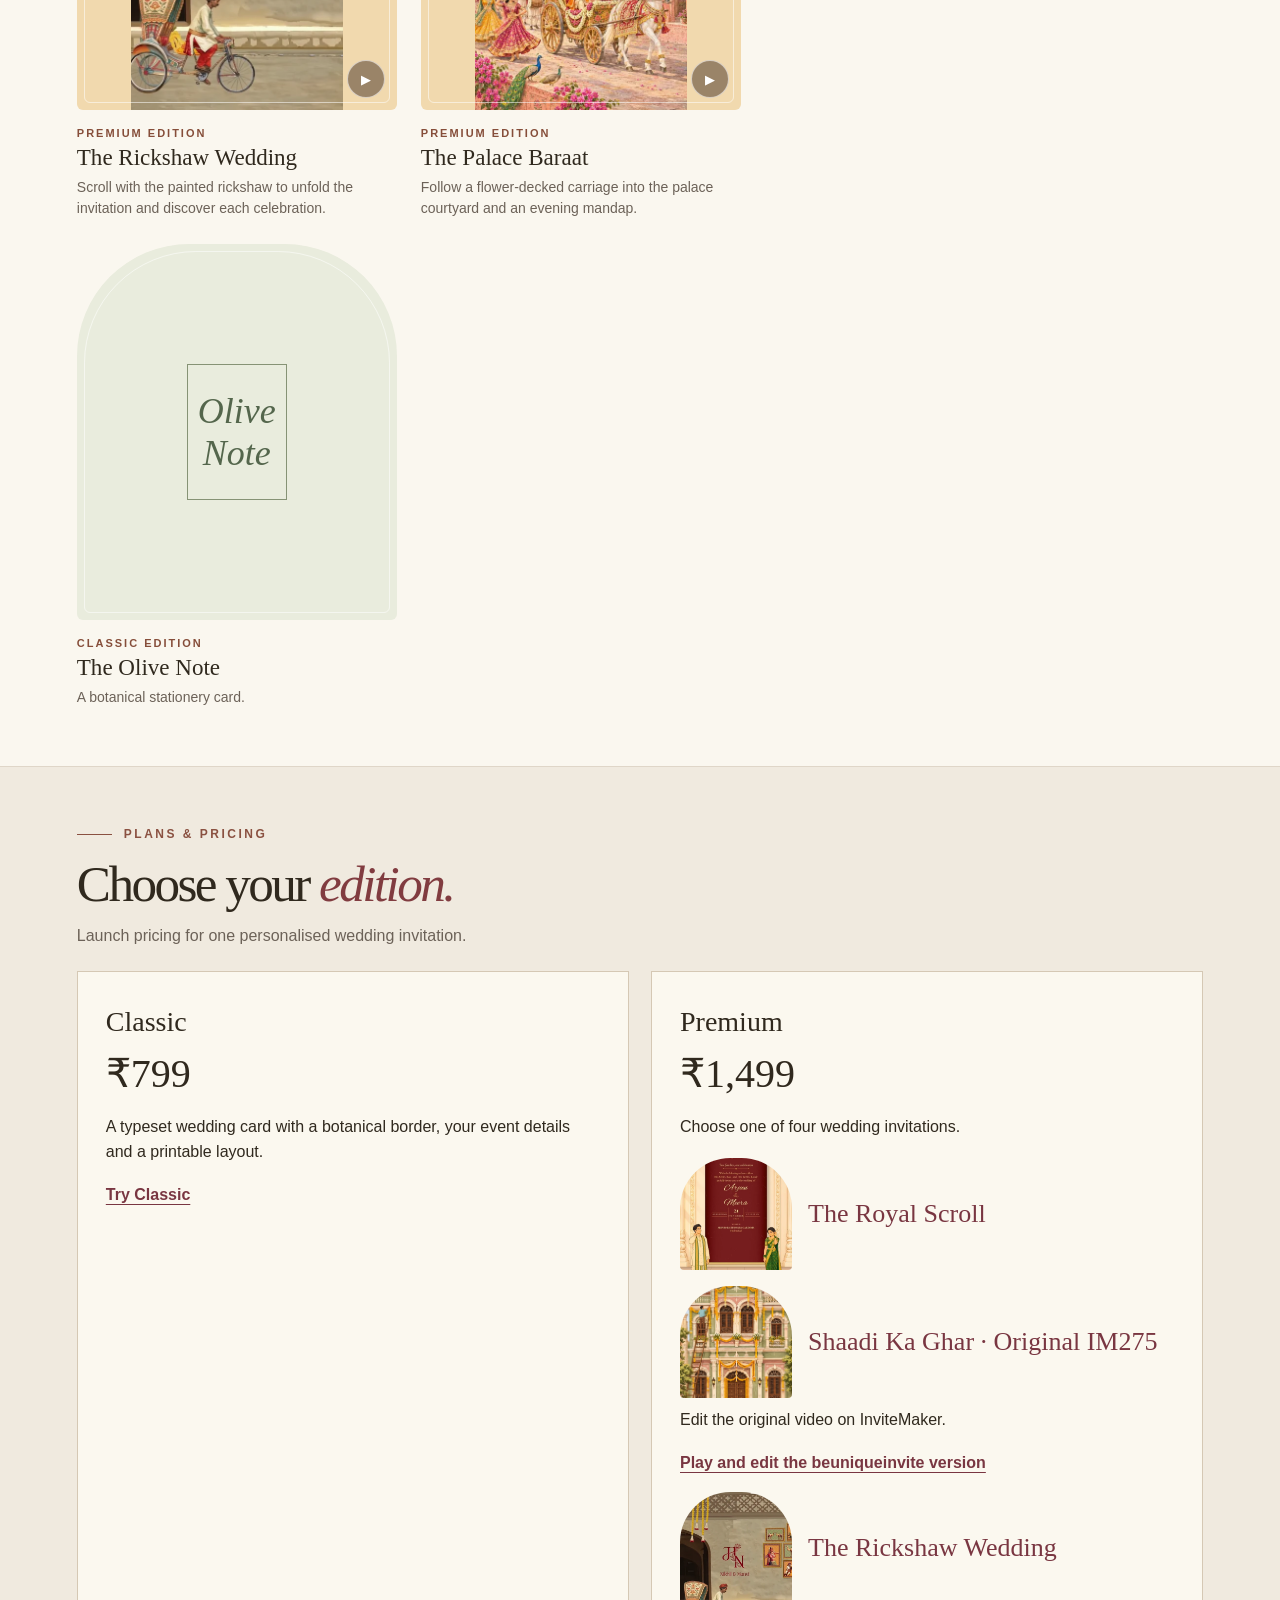
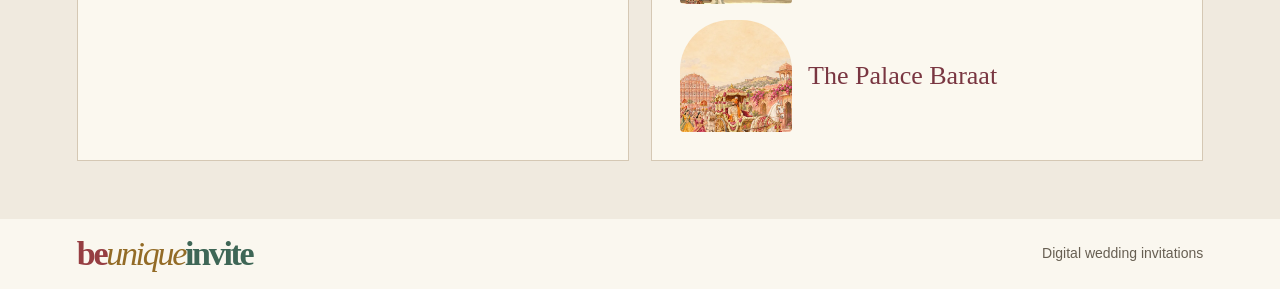
<file: docs/guest.html>
<!doctype html><html lang="en"><head><meta charset="utf-8"><meta name="viewport" content="width=device-width,initial-scale=1"><meta name="robots" content="noindex"><title>Your wedding invitation · beuniqueinvite</title><style>*{box-sizing:border-box}body{margin:0;background:#302019;color:#ffedd2;font:20px Georgia}iframe{border:none;display:block;width:100%;height:100dvh}p{margin:10vh auto;padding:2rem;max-width:520px}</style><script defer src="entitlement.js"></script><script defer src="video-export.js"></script><script defer src="guest-code.js"></script><script defer src="scroll-tracking.js"></script><script defer src="royal.js?v=hold-final"></script><script defer src="guest.js?v=royal-scroll"></script></head><body><main id="guest"></main></body></html>
</file>
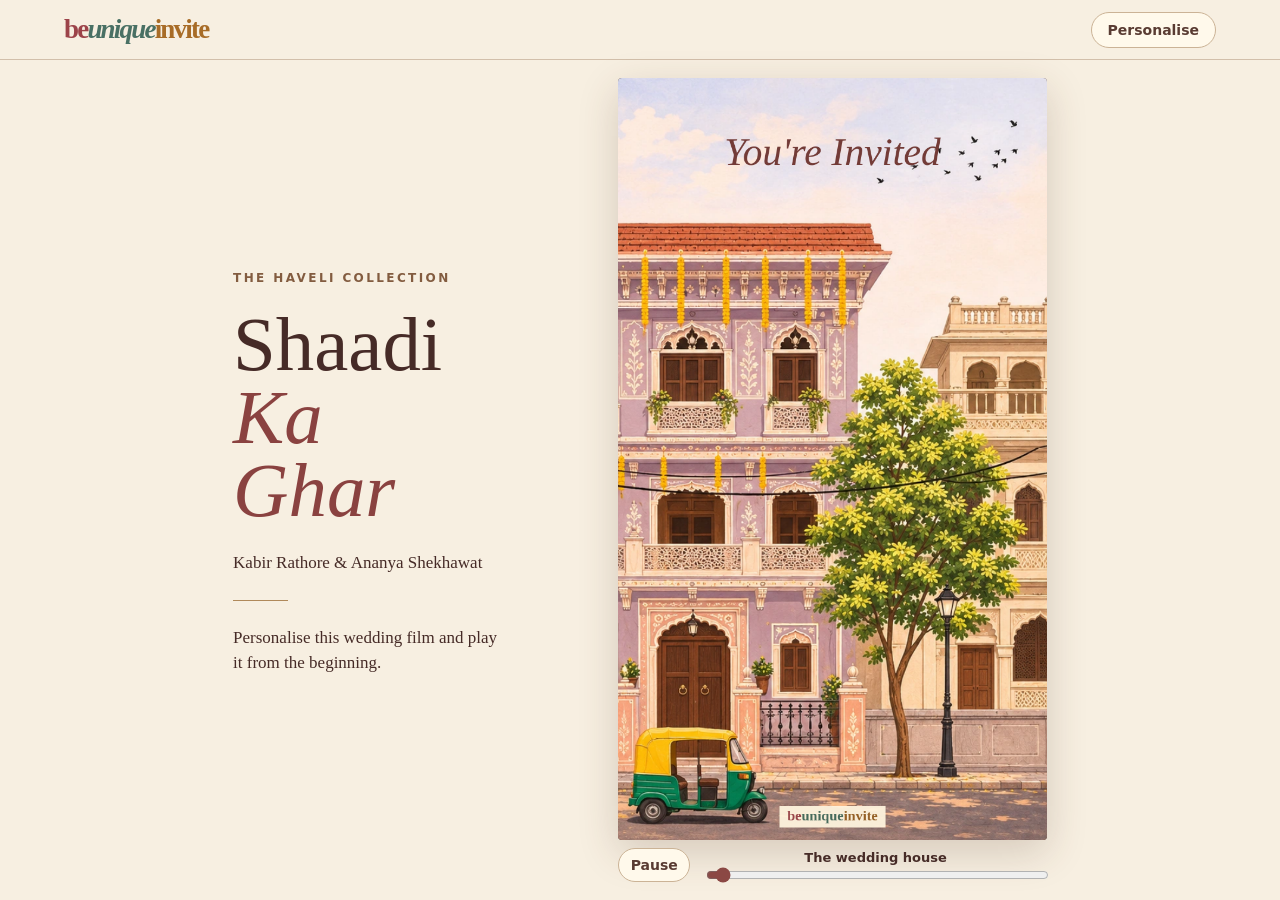
<file: docs/haveli.html>
<!doctype html><html lang="en"><head><meta charset="utf-8"><meta name="viewport" content="width=device-width,initial-scale=1,viewport-fit=cover"><title>Shaadi Ka Ghar · beuniqueinvite</title><link rel="stylesheet" href="haveli.css"><script defer src="entitlement.js"></script><script defer src="haveli-paint.js"></script><script defer src="haveli.js"></script></head><body>
<header><a class="logo" href="haveli.html"><b>be</b><i>unique</i><strong>invite</strong></a><button id="edit">Personalise</button></header>
<main><aside><small>THE HAVELI COLLECTION</small><h1>Shaadi<br><i>Ka Ghar</i></h1><p id="byline"></p><span class="rule"></span><p>Personalise this wedding film and play it from the beginning.</p></aside><section class="viewer" aria-label="Wedding invitation"><canvas width="720" height="1280" aria-label="Illustrated wedding invitation"></canvas><nav><button id="playFilm" type="button">Play</button><div><span id="stage" aria-live="polite"></span><input id="position" aria-label="Video position" type="range" min="0" max="1000" value="0"></div></nav></section></main>
<dialog><form method="dialog"><button class="close" autofocus>Done</button></form><small>BEUNIQUEINVITE STUDIO</small><h2>Your invitation</h2><div id="fields"></div><details><summary>Paid plan</summary><p>Send your invitation ID to the studio after payment to receive your approval code.</p><button id="finger">Copy invitation ID</button><label>Approval code<input id="approval"></label></details><h3>Share your invitation</h3><div class="actions"><button id="copy">Copy guest link</button><button id="wa">WhatsApp link</button><button id="movie">Prepare video</button><button hidden id="send">Share video + link</button><a hidden id="download" download>Download video</a></div><p id="status" role="status"></p></dialog></body></html>
</file>
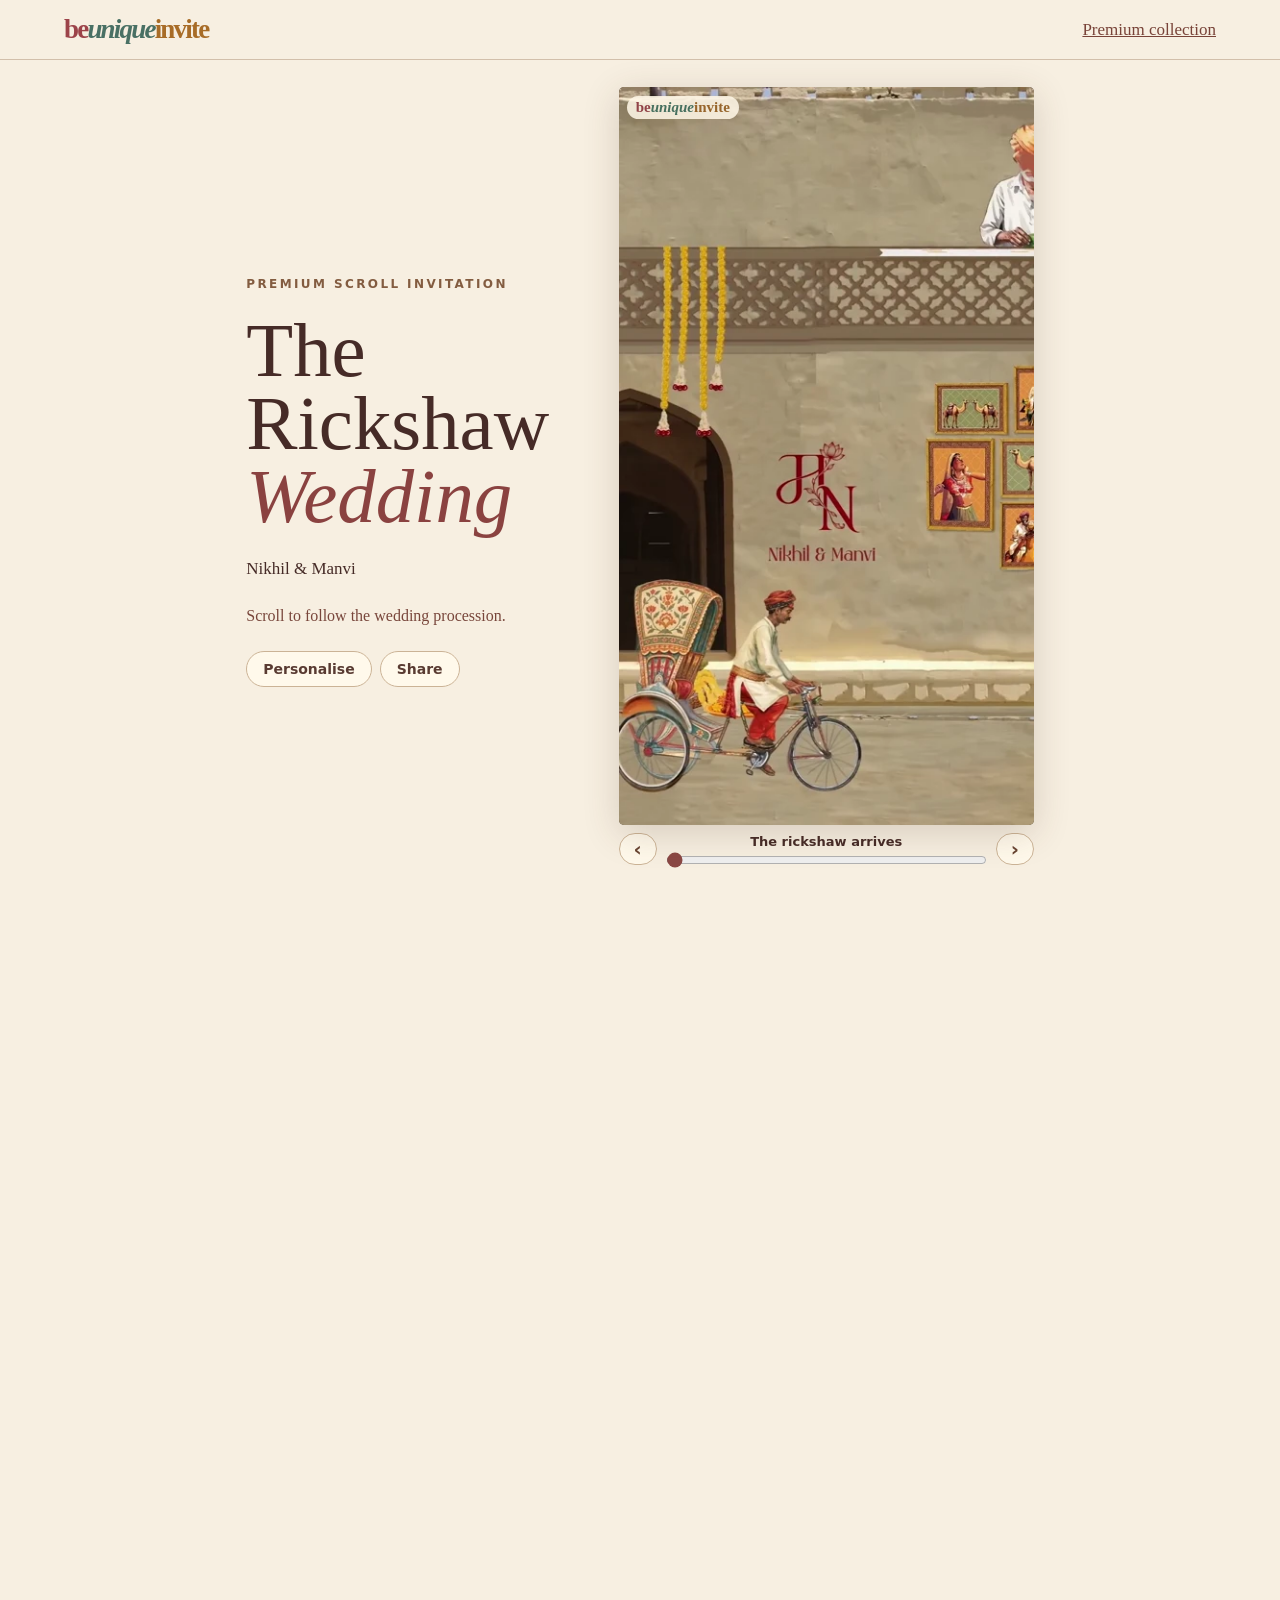
<file: docs/rickshaw.html>
<!doctype html><html lang="en"><head><meta charset="utf-8"><meta name="viewport" content="width=device-width,initial-scale=1"><title>The Rickshaw Wedding · beuniqueinvite</title><link rel="stylesheet" href="haveli.css"><link rel="stylesheet" href="procession.css"><script defer src="entitlement.js"></script><script defer src="rickshaw-paint.js"></script><script defer src="procession-scroll.js"></script><script defer src="rickshaw.js"></script></head><body data-design="rickshaw"><div class="journey"><div class="pin">
<header><a class="logo" href="collection.html#premium"><b>be</b><i>unique</i><strong>invite</strong></a><a href="collection.html#premium">Premium collection</a></header>
<main><aside><small>PREMIUM SCROLL INVITATION</small><h1>The Rickshaw<br><i>Wedding</i></h1><p id="couple"></p><p class="instruction">Scroll to follow the wedding procession.</p><div class="tools"><button data-open>Personalise</button><button data-share>Share</button></div></aside><section class="viewer" aria-label="Wedding film"><div class="film" tabindex="0" role="group" aria-label="Scroll through the invitation"><video id="film" src="rickshaw-seek.mp4" preload="auto" poster="rickshaw.webp" playsinline muted></video><canvas id="names" width="720" height="1280" aria-hidden="true"></canvas><span class="wordmark"><b>be</b><i>unique</i><strong>invite</strong></span></div><div class="reader"><button id="prevScene" aria-label="Previous scene">‹</button><label><output id="chapter"></output><input type="range" id="progress" aria-label="Invitation progress" min="0" max="1000" value="0"></label><button id="nextScene" aria-label="Next scene">›</button></div><p class="touch-hint">Swipe up to open the invitation</p><div class="mobile"><button data-open>Personalise</button><button data-share>Share</button></div></section></main></div></div>
<dialog><form method="dialog"><button class="close">Done</button></form><h2>Your invitation</h2><form id="editor"><label>First partner’s name<input name="one" required maxlength="60"></label><label>Second partner’s name<input name="two" required maxlength="60"></label><button>Apply names &amp; preview</button></form><details><summary>Paid plan</summary><label>Approval code<input id="approval" maxlength="160"></label><button id="idCopy">Copy invitation ID</button><p id="plan"></p></details><h3 id="sharing">Share your invitation</h3><div class="actions"><button id="copy">Copy guest link</button><button id="wa">WhatsApp link</button><button id="prepare">Prepare video</button><button id="send" hidden>Share video + link</button><a id="save" hidden download>Download video</a></div><p id="status" role="status"></p></dialog></body></html>
</file>
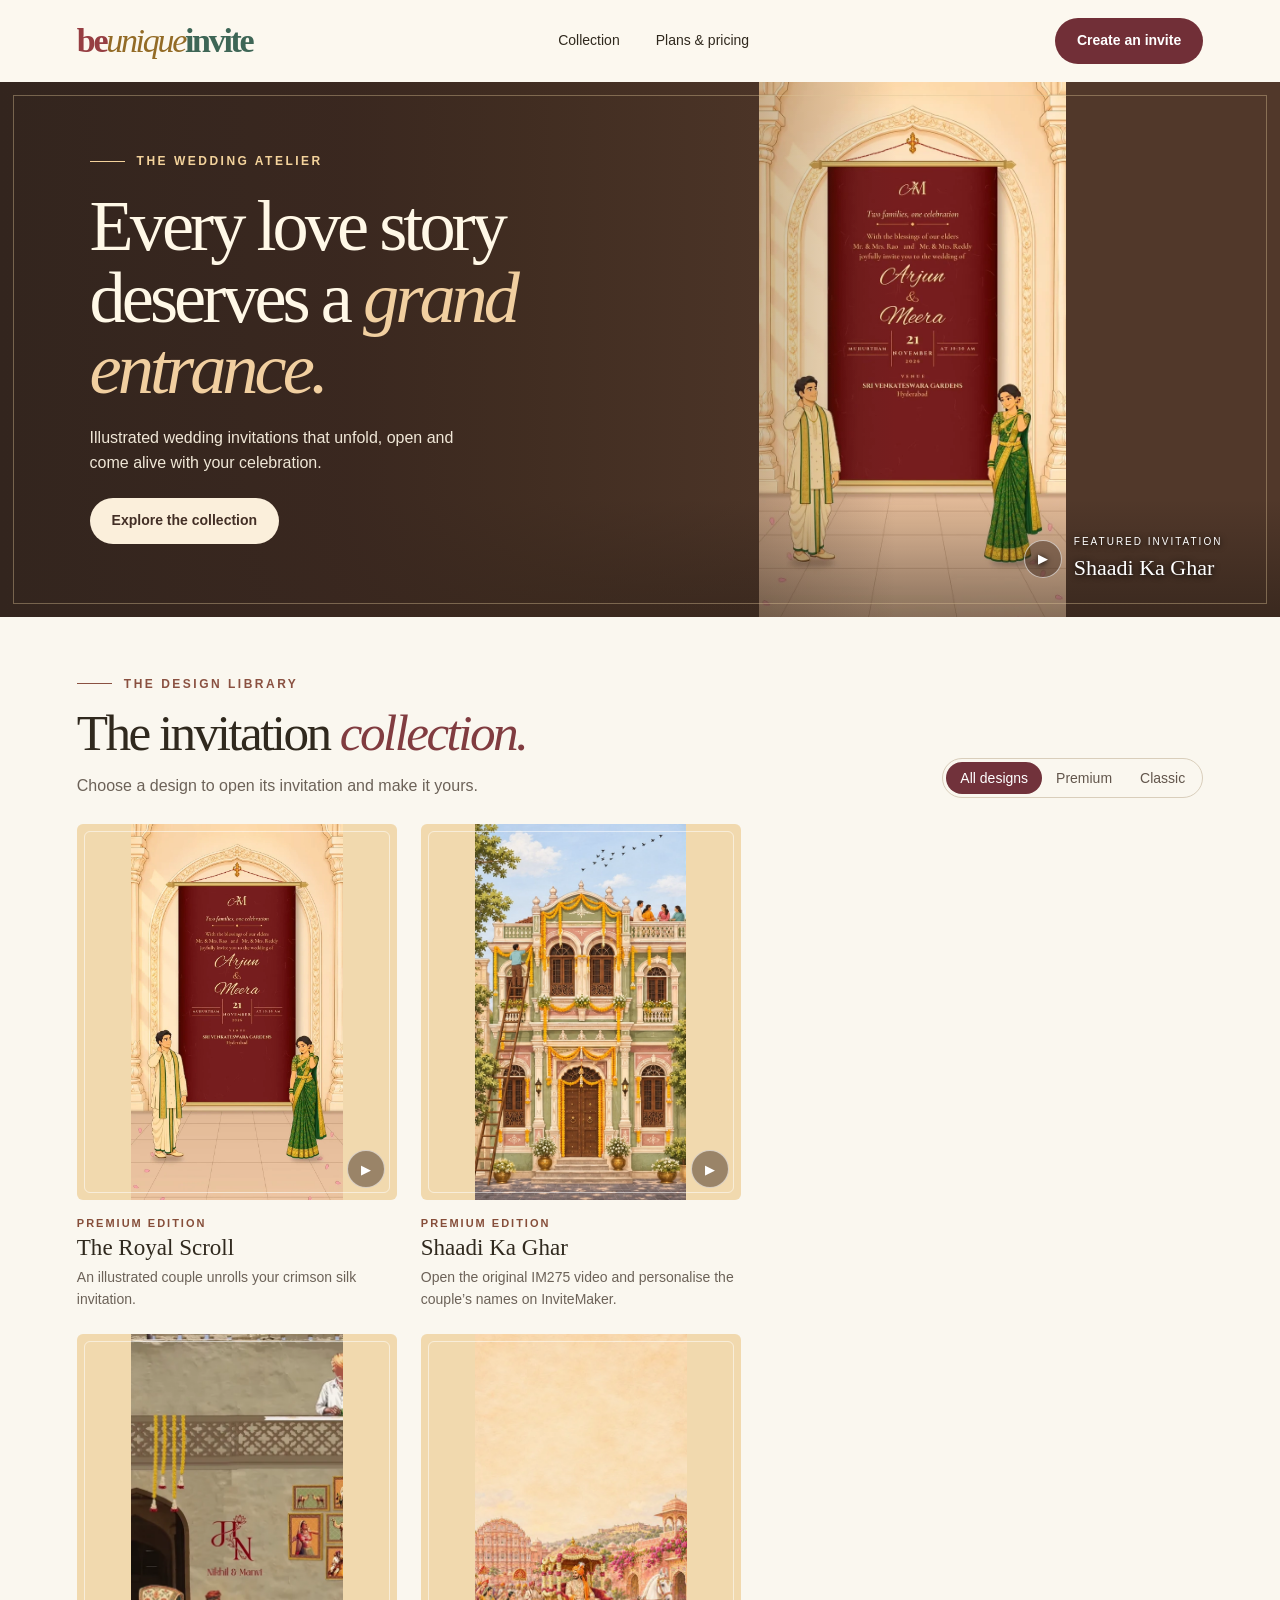
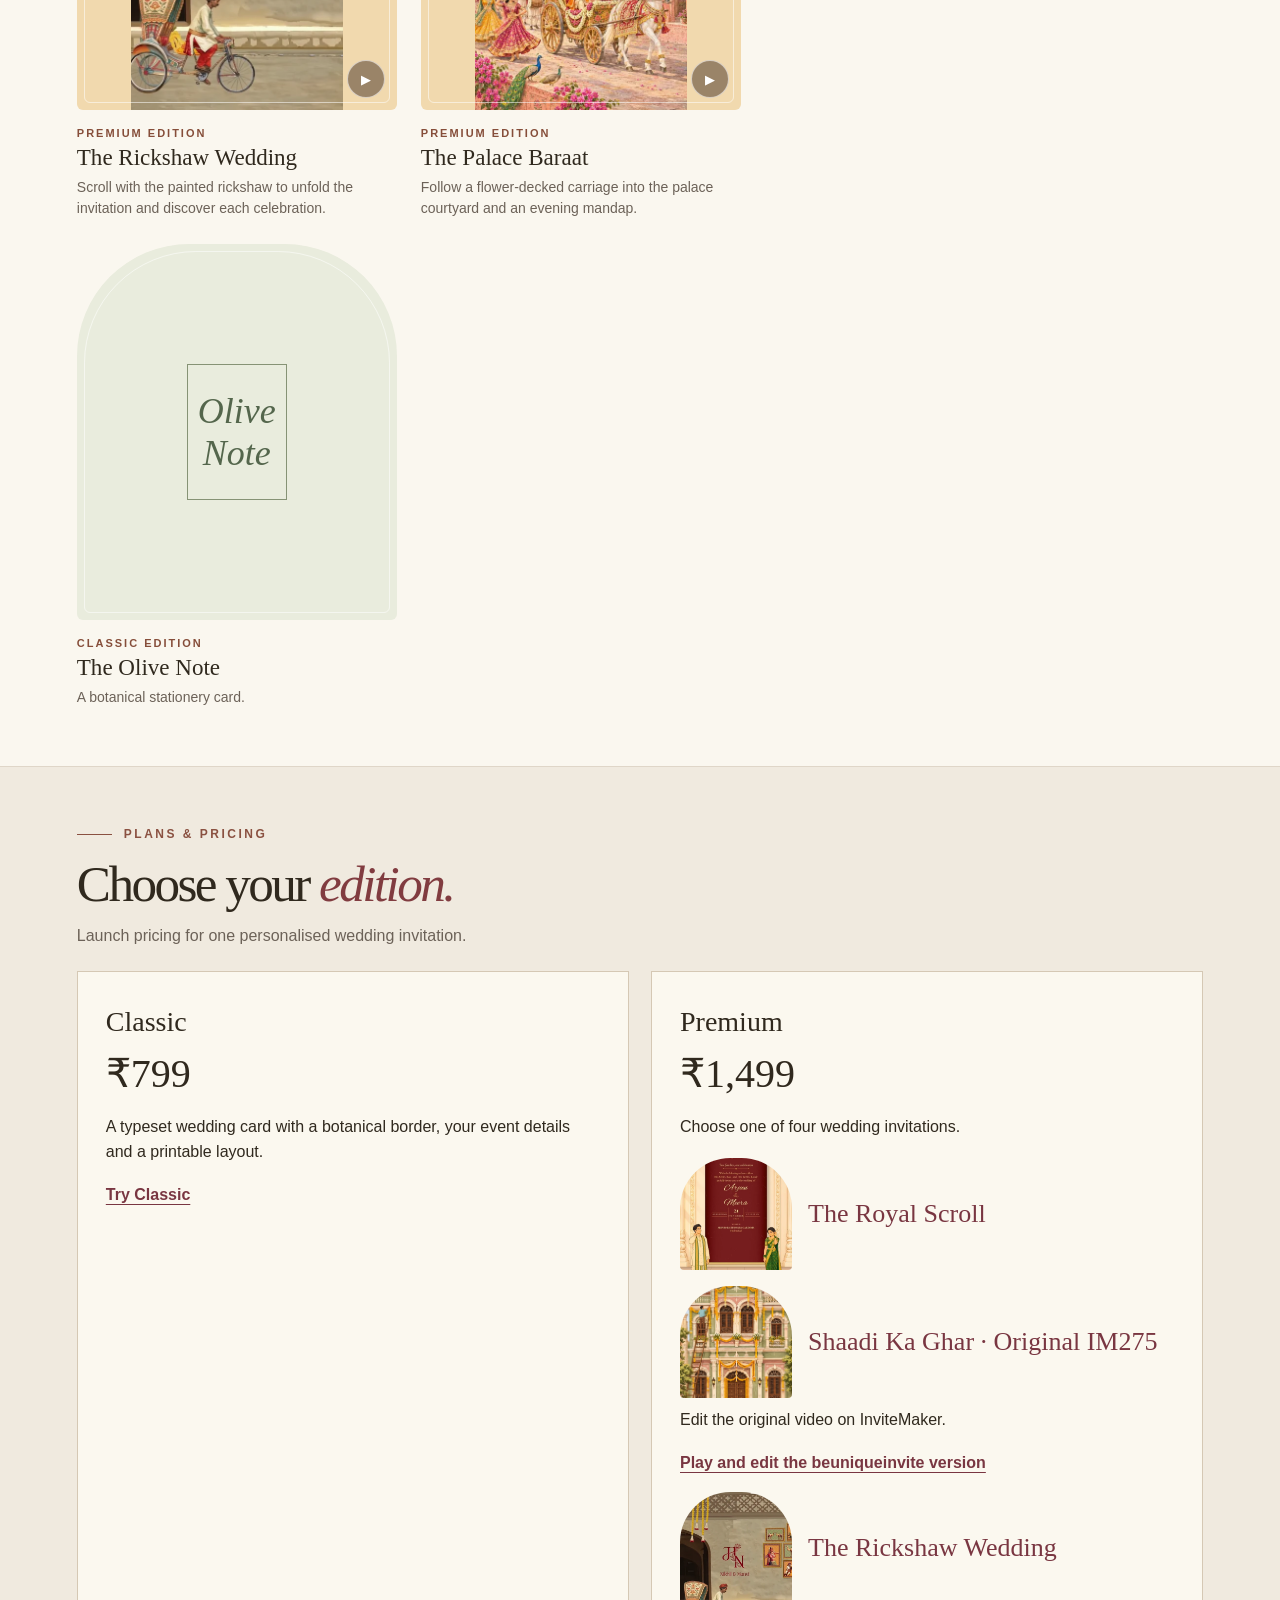
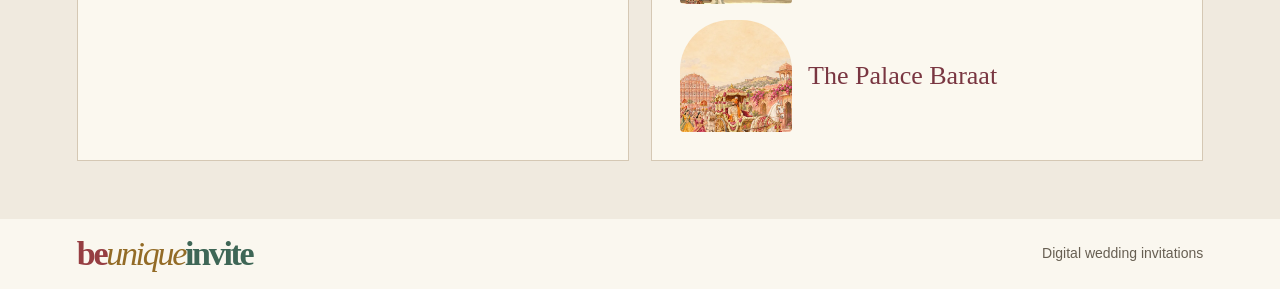
<file: docs/studio-home.html>
<!doctype html><html lang="en"><head><meta charset="utf-8"><meta name="viewport" content="width=device-width,initial-scale=1"><meta name="theme-color" content="#f8f4eb"><title>beuniqueinvite · Wedding Invitation Atelier</title><link rel="stylesheet" href="studio-home.css"><script defer src="shop.js"></script></head><body>
<header><a href="#" class="logo" aria-label="beuniqueinvite home"><span>be</span><em>unique</em><b>invite</b></a><nav><a href="#collection">Collection</a><a href="#plans">Plans & pricing</a></nav><a class="pill headercta" href="#collection">Create an invite</a></header>
<main><section class="hero"><div class="heroart"></div><div class="heroshade"></div><div class="heroedge"></div><div class="heroinside"><div class="over"><i></i>THE WEDDING ATELIER</div><h1>Every love story<br>deserves a <em>grand<br>entrance.</em></h1><p>Illustrated wedding invitations that unfold, open and come alive with your celebration.</p><a href="#collection" class="pill light">Explore the collection</a></div><a href="https://invitemaker.in/template/im275-animated-story-wedding-invitation" class="featured"><span class="play">▶</span><span><small>FEATURED INVITATION</small>Shaadi Ka Ghar</span></a></section>
<section id="collection"><div class="over wine"><i></i> THE DESIGN LIBRARY</div><div class="sectionrow"><div><h2>The invitation <em>collection.</em></h2><p>Choose a design to open its invitation and make it yours.</p></div><div class="filters" aria-label="Filter by plan"><button data-filter="all" aria-pressed="true">All designs</button><button data-filter="Premium" aria-pressed="false">Premium</button><button data-filter="Classic" aria-pressed="false">Classic</button></div></div><div class="grid" id="grid"></div></section>
<section id="plans"><div class="over wine"><i></i> PLANS & PRICING</div><h2>Choose your <em>edition.</em></h2><p>Launch pricing for one personalised wedding invitation.</p><div class="prices"><article><h3>Classic</h3><strong>₹799</strong><p>A typeset wedding card with a botanical border, your event details and a printable layout.</p><a href="card.html?t=classic">Try Classic</a></article><article id="premium"><h3>Premium</h3><strong>₹1,499</strong><p>Choose one of four wedding invitations.</p><a class="plan-preview" href="card.html?t=scroll"><img src="royal-scroll.webp" alt="" width="112" height="112"><span>The Royal Scroll</span></a><a class="plan-preview" href="https://invitemaker.in/template/im275-animated-story-wedding-invitation"><img src="haveli.webp" alt="" width="112" height="112"><span>Shaadi Ka Ghar · Original IM275</span></a><p>Edit the original video on InviteMaker.</p><a href="haveli.html">Play and edit the beuniqueinvite version</a><a class="plan-preview" href="rickshaw.html"><img src="rickshaw.webp" width="112" height="112" alt=""><span>The Rickshaw Wedding</span></a><a class="plan-preview" href="baraat.html"><img src="baraat.webp" alt="" width="112" height="112"><span>The Palace Baraat</span></a></article></div></section>
</main><footer><a class="logo" href="#"><span>be</span><em>unique</em><b>invite</b></a><span>Digital wedding invitations</span></footer></body></html>
</file>
<file: docs/collection.css>
*{box-sizing:border-box}html{scroll-behavior:smooth}body{margin:0;background:#faf7ef;color:#30291e;font:16px/1.55 Arial,sans-serif}a{color:inherit;text-decoration:none}button,a{touch-action:manipulation}button{cursor:pointer}header,footer{display:flex;align-items:center;justify-content:space-between;padding:18px 6vw;gap:24px}header{background:#fcf8ef}.logo{font: bold 34px/1 Georgia,serif;letter-spacing:-2.3px;white-space:nowrap}.logo span{color:#963e42}.logo em{color:#936b26;font-weight:normal}.logo b{color:#3e6656}nav{display:flex;gap:36px;font-size:14px}.pill{border-radius:50px;background:#712f37;color:white;padding:12px 22px;font-size:14px;font-weight:600;display:inline-block}.hero{position:relative;isolation:isolate;overflow:hidden;min-height:535px;display:flex;align-items:center;color:#fff8e7;background:#382c22}.heroart,.heroshade,.heroedge{position:absolute;inset:0;z-index:-1}.heroart{background:url(royal-scroll.webp) 83% 53% / 70% auto no-repeat}.heroshade{background:linear-gradient(90deg,#33251e 0%,#39271ff5 27%,#3b291eba 41%,transparent 70%),linear-gradient(0deg,#241a1480,transparent 22%)}.heroedge{inset:13px;border:1px solid #ddc49766}.heroinside{padding:42px 7vw 44px}.over{display:flex;align-items:center;gap:12px;font-size:12px;font-weight:600;letter-spacing:2.5px;color:#f4d39c}.over i{width:35px;height:1px;background:currentColor}.wine{color:#8a5141}h1,h2,h3,p{margin:0}h1,h2,h3,.featured,.prices strong{font-family:Georgia,'Times New Roman',serif;font-weight:400}h1{font-size:clamp(54px,5.65vw,88px);letter-spacing:-.055em;line-height:.99;margin:20px 0}h1 em{color:#f1cfa0}h2{font-size:clamp(38px,4vw,64px);line-height:1.1;letter-spacing:-.05em;margin:12px 0}h2 em{color:#813c40}.heroinside p{max-width:365px;color:#f0e7d7;line-height:1.55}.light{margin-top:23px;background:#fbefdb;color:#432f26}.featured{position:absolute;right:4.5%;bottom:32px;display:flex;align-items:center;gap:12px;color:white;text-shadow:0 1px 6px black;font-size:22px}.featured small{display:block;font:10px/1.8 Arial;letter-spacing:2px}.play{display:grid;place-items:center;border:1px solid #fff9;border-radius:100%;width:38px;height:38px;font:13px Arial;background:#38231877}#collection,#plans{padding:58px 6vw}.sectionrow{display:flex;align-items:end;justify-content:space-between;gap:12px;margin-bottom:26px}.sectionrow p,#plans>p{color:#6c6258}.filters{display:flex;border:1px solid #d9cebb;border-radius:99px;padding:3px;white-space:nowrap}.filters button{border:0;background:none;padding:8px 14px;color:#62564c;border-radius:40px;font-size:14px}.filters button[aria-pressed=true]{background:#71323b;color:white}.grid{display:grid;grid-template-columns:repeat(4,minmax(0,1fr));gap:24px}.tile .art{position:relative;aspect-ratio:4/4.7;background-size:cover;background-position:center;overflow:hidden;border-radius:112px 112px 6px 6px;transition:transform .3s}.tile:hover .art{transform:translateY(-4px)}.art:after{content:'';position:absolute;inset:7px;border:1px solid #fff8;border-radius:inherit}.art .play{position:absolute;z-index:1;bottom:12px;right:12px;color:white}.tile small{margin-top:14px;display:block;color:#864e3a;font:600 11px/1.8 Arial;letter-spacing:2px;text-transform:uppercase}.tile h3{font-size:clamp(20px,1.8vw,30px);line-height:1.2}.tile p{margin-top:5px;font-size:14px;color:#6c6258}.classicart{display:grid;place-items:center;background:#e9ecdd;color:#54664c}.classicart span{font:italic 36px Georgia;text-align:center;border:1px solid #869375;padding:25px 10px}#plans{border-top:1px solid #dfd6c8;background:#f0eadf}.prices{display:grid;grid-template-columns:1fr 1fr;gap:22px;margin-top:22px}.prices article{background:#fbf8ef;border:1px solid #d5c8b4;padding:28px}.prices h3{font-size:28px}.prices strong{font-size:40px}.prices p{margin:10px 0 18px;max-width:500px}.prices a{font-weight:bold;color:#793641;text-decoration:underline;text-underline-offset:4px}footer>span{color:#675f52;font-size:14px}a:focus-visible,button:focus-visible{outline:3px solid #bc842a;outline-offset:3px}@media(max-width:800px){.grid{grid-template-columns:repeat(2,minmax(0,1fr))}.sectionrow{align-items:start;flex-direction:column}.filters{margin-top:10px}.heroart{background-size:auto 105%;background-position:76% center}.heroinside{padding-left:7vw}.hero{min-height:520px}.featured{font-size:18px}}@media(max-width:590px){header{padding:16px 5vw;gap:10px}.logo{font-size:29px}nav{display:none}.headercta{font-size:13px;padding:9px 14px}.hero{min-height:560px;align-items:end}.heroart{background-size:auto 110%;background-position:58% 36%}.heroshade{background:linear-gradient(0deg,#302119 2%,#38251ce8 30%,#35231d66 68%,transparent)}.heroinside{padding:130px 8vw 35px}.featured{top:24px;bottom:auto;right:22px;background:#392820b8;border-radius:50px;padding:5px 12px 5px 5px}.featured small{font-size:9px}.heroinside p{max-width:280px}.over{font-size:11px}.grid{gap:20px 12px}#collection,#plans{padding:38px 5vw}.prices{grid-template-columns:1fr}footer{flex-wrap:wrap}.tile h3{font-size:21px}.tile p{font-size:13px}}

.grid{grid-template-columns:repeat(2,minmax(0,320px))}.tile .art:not(.classicart){background-size:contain;background-repeat:no-repeat;background-color:#f1d9ae;border-radius:6px}.heroart{background-size:auto 102%;background-position:78% center;background-color:#51382a}

.prices .plan-preview{display:flex;align-items:center;gap:16px;margin-top:16px;font:26px Georgia;text-decoration:none}.plan-preview img{border-radius:45% 45% 4px 4px;object-fit:cover}#premium{scroll-margin:20px}
</file>
<file: docs/haveli.css>
*{box-sizing:border-box}body{margin:0;background:#f7efe1;color:#462b27;font:17px Georgia,serif}header{height:60px;display:flex;align-items:center;justify-content:space-between;padding:0 5vw;border-bottom:1px solid #d2bfaa}.logo{font:700 27px Georgia;text-decoration:none;letter-spacing:-1.8px}.logo b{color:#9c4349}.logo i{color:#497064}.logo strong{color:#a86c27}button,.actions a{font:600 14px system-ui;color:#593b32;background:#fff9eb;border:1px solid #cbb396;border-radius:22px;padding:9px 16px;cursor:pointer;text-decoration:none}main{display:flex;align-items:center;justify-content:center;gap:9vw;min-height:calc(100svh - 60px);padding:12px}aside{width:270px}small{font:600 12px system-ui;letter-spacing:.2em;color:#835c40}h1{font:normal clamp(54px,6vw,90px)/.95 Georgia;margin:22px 0}h1 i{color:#8a4240}.rule{display:block;width:55px;height:1px;background:#b0895a;margin:24px 0}aside p{line-height:1.5}.viewer{position:relative;width:min(95vw,calc((100svh - 138px)*.5625));margin:auto 0}canvas{display:block;width:100%;aspect-ratio:9/16;background:#483125;touch-action:none;border-radius:4px;box-shadow:0 12px 40px #50342233}nav{display:flex;gap:14px;align-items:center;margin:7px auto 0}nav button{font:23px Georgia;padding:0;width:34px;height:34px}nav div{flex:1;text-align:center}#stage{font:600 13px system-ui}input[type=range]{display:block;width:100%;accent-color:#8b4844;height:12px}dialog{border:1px solid #bea585;border-radius:16px;width:min(490px,96vw);max-height:88dvh;background:#fff9ed;color:#4d3023;padding:24px}dialog::backdrop{background:#27181299}dialog h2{font-size:34px;margin:14px 0}.close{float:right}label{display:block;font:600 14px system-ui;margin:12px 0}label input,label textarea{display:block;margin-top:5px;padding:9px;width:100%;font:16px Georgia;border:1px solid #c9b39a;border-radius:5px}details{border-top:1px solid #dbcbb6;padding:12px 0}summary{cursor:pointer;font-weight:bold}.actions{display:flex;flex-wrap:wrap;gap:8px}#status{overflow-wrap:anywhere;font:14px system-ui}.actions [hidden]{display:none}@media(max-width:680px){header{height:45px}main{min-height:calc(100svh - 45px);padding:3px 0}aside{display:none}.viewer{width:min(100vw,calc((100svh - 100px)*.5625))}canvas{border-radius:12px}nav{margin:4px 7px 0}}

#playFilm{width:auto;min-width:72px;font:600 14px system-ui}canvas{touch-action:auto}
</file>
<file: docs/procession.css>
main{gap:8vw}.viewer{width:min(96vw,calc((100svh - 90px)*.5625));margin:0}.film{position:relative;background:#514532;aspect-ratio:9/16;overflow:hidden;border-radius:5px;box-shadow:0 8px 36px #51362630}.film video,.film canvas{position:absolute;inset:0;width:100%;height:100%;border-radius:0;box-shadow:none}.film canvas{background:transparent;pointer-events:none}header{gap:1rem}header a:last-child{color:#784338}.wordmark{position:absolute;left:8px;top:9px;pointer-events:none;font:bold 15px Georgia;background:#fff7e7dd;border-radius:12px;padding:3px 9px}.wordmark b{color:#914348}.wordmark i{color:#47705f}.wordmark strong{color:#97652b}.wordmark[hidden]{display:none}.tools{display:flex;gap:.5rem;flex-wrap:wrap}.mobile{display:none}aside p{margin:.7rem 0 1.4rem}#status{min-height:1.2em}dialog [hidden]{display:none}@media(max-width:680px){.mobile{display:flex;justify-content:center;gap:8px;margin:5px}.viewer{width:min(98vw,calc((100svh - 115px)*.5625))}main{display:grid;place-items:center}header .logo{font-size:24px}.mobile button{padding:6px 11px}}

html{scroll-behavior:auto}body{background:#f7efe1}.journey{height:1250vh;height:1250svh}.pin{position:sticky;top:0;height:100vh;height:100svh;display:flex;flex-direction:column}.pin header{flex:none}.pin main{min-height:0;flex:1;align-content:center}.viewer{width:min(95vw,calc((100svh - 162px)*.5625))}.film{touch-action:pan-y}.film video{pointer-events:none}.reader{display:grid;grid-template-columns:38px minmax(0,1fr) 38px;align-items:center;gap:9px;margin:7px auto}.reader button{padding:3px 8px;font-size:20px;color:#684331}.reader label{margin:0;line-height:1.3;text-align:center}.reader input{margin:4px 0 0;padding:0;height:12px}.reader output{font:600 13px system-ui}.instruction{color:#78463b;font-size:16px}.touch-hint{display:none}.mobile{margin:0}.film:focus-visible{outline:3px solid #925a34}body[data-design="palace"] .film{background:#c29c75} @media(max-width:680px){.viewer{width:min(98vw,calc((100svh - 152px)*.5625))}.touch-hint{display:block;text-align:center;font:13px system-ui;margin:4px}.reader{margin:4px}.mobile{display:flex}.pin header{height:42px}}@media(max-height:485px) and (min-width:681px){.pin header{height:36px}aside h1{font-size:42px}aside p{margin:4px 0!important}.viewer{width:min(30vw,calc((100svh - 90px)*.5625))}}
</file>
<file: docs/studio-home.css>
*{box-sizing:border-box}html{scroll-behavior:smooth}body{margin:0;background:#faf7ef;color:#30291e;font:16px/1.55 Arial,sans-serif}a{color:inherit;text-decoration:none}button,a{touch-action:manipulation}button{cursor:pointer}header,footer{display:flex;align-items:center;justify-content:space-between;padding:18px 6vw;gap:24px}header{background:#fcf8ef}.logo{font: bold 34px/1 Georgia,serif;letter-spacing:-2.3px;white-space:nowrap}.logo span{color:#963e42}.logo em{color:#936b26;font-weight:normal}.logo b{color:#3e6656}nav{display:flex;gap:36px;font-size:14px}.pill{border-radius:50px;background:#712f37;color:white;padding:12px 22px;font-size:14px;font-weight:600;display:inline-block}.hero{position:relative;isolation:isolate;overflow:hidden;min-height:535px;display:flex;align-items:center;color:#fff8e7;background:#382c22}.heroart,.heroshade,.heroedge{position:absolute;inset:0;z-index:-1}.heroart{background:url(royal-scroll.webp) 83% 53% / 70% auto no-repeat}.heroshade{background:linear-gradient(90deg,#33251e 0%,#39271ff5 27%,#3b291eba 41%,transparent 70%),linear-gradient(0deg,#241a1480,transparent 22%)}.heroedge{inset:13px;border:1px solid #ddc49766}.heroinside{padding:42px 7vw 44px}.over{display:flex;align-items:center;gap:12px;font-size:12px;font-weight:600;letter-spacing:2.5px;color:#f4d39c}.over i{width:35px;height:1px;background:currentColor}.wine{color:#8a5141}h1,h2,h3,p{margin:0}h1,h2,h3,.featured,.prices strong{font-family:Georgia,'Times New Roman',serif;font-weight:400}h1{font-size:clamp(54px,5.65vw,88px);letter-spacing:-.055em;line-height:.99;margin:20px 0}h1 em{color:#f1cfa0}h2{font-size:clamp(38px,4vw,64px);line-height:1.1;letter-spacing:-.05em;margin:12px 0}h2 em{color:#813c40}.heroinside p{max-width:365px;color:#f0e7d7;line-height:1.55}.light{margin-top:23px;background:#fbefdb;color:#432f26}.featured{position:absolute;right:4.5%;bottom:32px;display:flex;align-items:center;gap:12px;color:white;text-shadow:0 1px 6px black;font-size:22px}.featured small{display:block;font:10px/1.8 Arial;letter-spacing:2px}.play{display:grid;place-items:center;border:1px solid #fff9;border-radius:100%;width:38px;height:38px;font:13px Arial;background:#38231877}#collection,#plans{padding:58px 6vw}.sectionrow{display:flex;align-items:end;justify-content:space-between;gap:12px;margin-bottom:26px}.sectionrow p,#plans>p{color:#6c6258}.filters{display:flex;border:1px solid #d9cebb;border-radius:99px;padding:3px;white-space:nowrap}.filters button{border:0;background:none;padding:8px 14px;color:#62564c;border-radius:40px;font-size:14px}.filters button[aria-pressed=true]{background:#71323b;color:white}.grid{display:grid;grid-template-columns:repeat(4,minmax(0,1fr));gap:24px}.tile .art{position:relative;aspect-ratio:4/4.7;background-size:cover;background-position:center;overflow:hidden;border-radius:112px 112px 6px 6px;transition:transform .3s}.tile:hover .art{transform:translateY(-4px)}.art:after{content:'';position:absolute;inset:7px;border:1px solid #fff8;border-radius:inherit}.art .play{position:absolute;z-index:1;bottom:12px;right:12px;color:white}.tile small{margin-top:14px;display:block;color:#864e3a;font:600 11px/1.8 Arial;letter-spacing:2px;text-transform:uppercase}.tile h3{font-size:clamp(20px,1.8vw,30px);line-height:1.2}.tile p{margin-top:5px;font-size:14px;color:#6c6258}.classicart{display:grid;place-items:center;background:#e9ecdd;color:#54664c}.classicart span{font:italic 36px Georgia;text-align:center;border:1px solid #869375;padding:25px 10px}#plans{border-top:1px solid #dfd6c8;background:#f0eadf}.prices{display:grid;grid-template-columns:1fr 1fr;gap:22px;margin-top:22px}.prices article{background:#fbf8ef;border:1px solid #d5c8b4;padding:28px}.prices h3{font-size:28px}.prices strong{font-size:40px}.prices p{margin:10px 0 18px;max-width:500px}.prices a{font-weight:bold;color:#793641;text-decoration:underline;text-underline-offset:4px}footer>span{color:#675f52;font-size:14px}a:focus-visible,button:focus-visible{outline:3px solid #bc842a;outline-offset:3px}@media(max-width:800px){.grid{grid-template-columns:repeat(2,minmax(0,1fr))}.sectionrow{align-items:start;flex-direction:column}.filters{margin-top:10px}.heroart{background-size:auto 105%;background-position:76% center}.heroinside{padding-left:7vw}.hero{min-height:520px}.featured{font-size:18px}}@media(max-width:590px){header{padding:16px 5vw;gap:10px}.logo{font-size:29px}nav{display:none}.headercta{font-size:13px;padding:9px 14px}.hero{min-height:560px;align-items:end}.heroart{background-size:auto 110%;background-position:58% 36%}.heroshade{background:linear-gradient(0deg,#302119 2%,#38251ce8 30%,#35231d66 68%,transparent)}.heroinside{padding:130px 8vw 35px}.featured{top:24px;bottom:auto;right:22px;background:#392820b8;border-radius:50px;padding:5px 12px 5px 5px}.featured small{font-size:9px}.heroinside p{max-width:280px}.over{font-size:11px}.grid{gap:20px 12px}#collection,#plans{padding:38px 5vw}.prices{grid-template-columns:1fr}footer{flex-wrap:wrap}.tile h3{font-size:21px}.tile p{font-size:13px}}

.grid{grid-template-columns:repeat(2,minmax(0,320px))}.tile .art:not(.classicart){background-size:contain;background-repeat:no-repeat;background-color:#f1d9ae;border-radius:6px}.heroart{background-size:auto 102%;background-position:78% center;background-color:#51382a}

.prices .plan-preview{display:flex;align-items:center;gap:16px;margin-top:16px;font:26px Georgia;text-decoration:none}.plan-preview img{border-radius:45% 45% 4px 4px;object-fit:cover}#premium{scroll-margin:20px}
</file>
<file: docs/style.css>
*{box-sizing:border-box}html{scroll-behavior:smooth}body{margin:0;background:#faf7ef;color:#30291e;font:16px/1.55 Arial,sans-serif}a{color:inherit;text-decoration:none}button,a{touch-action:manipulation}button{cursor:pointer}header,footer{display:flex;align-items:center;justify-content:space-between;padding:18px 6vw;gap:24px}header{background:#fcf8ef}.logo{font: bold 34px/1 Georgia,serif;letter-spacing:-2.3px;white-space:nowrap}.logo span{color:#963e42}.logo em{color:#936b26;font-weight:normal}.logo b{color:#3e6656}nav{display:flex;gap:36px;font-size:14px}.pill{border-radius:50px;background:#712f37;color:white;padding:12px 22px;font-size:14px;font-weight:600;display:inline-block}.hero{position:relative;isolation:isolate;overflow:hidden;min-height:535px;display:flex;align-items:center;color:#fff8e7;background:#382c22}.heroart,.heroshade,.heroedge{position:absolute;inset:0;z-index:-1}.heroart{background:url(royal-scroll.webp) 83% 53% / 70% auto no-repeat}.heroshade{background:linear-gradient(90deg,#33251e 0%,#39271ff5 27%,#3b291eba 41%,transparent 70%),linear-gradient(0deg,#241a1480,transparent 22%)}.heroedge{inset:13px;border:1px solid #ddc49766}.heroinside{padding:42px 7vw 44px}.over{display:flex;align-items:center;gap:12px;font-size:12px;font-weight:600;letter-spacing:2.5px;color:#f4d39c}.over i{width:35px;height:1px;background:currentColor}.wine{color:#8a5141}h1,h2,h3,p{margin:0}h1,h2,h3,.featured,.prices strong{font-family:Georgia,'Times New Roman',serif;font-weight:400}h1{font-size:clamp(54px,5.65vw,88px);letter-spacing:-.055em;line-height:.99;margin:20px 0}h1 em{color:#f1cfa0}h2{font-size:clamp(38px,4vw,64px);line-height:1.1;letter-spacing:-.05em;margin:12px 0}h2 em{color:#813c40}.heroinside p{max-width:365px;color:#f0e7d7;line-height:1.55}.light{margin-top:23px;background:#fbefdb;color:#432f26}.featured{position:absolute;right:4.5%;bottom:32px;display:flex;align-items:center;gap:12px;color:white;text-shadow:0 1px 6px black;font-size:22px}.featured small{display:block;font:10px/1.8 Arial;letter-spacing:2px}.play{display:grid;place-items:center;border:1px solid #fff9;border-radius:100%;width:38px;height:38px;font:13px Arial;background:#38231877}#collection,#plans{padding:58px 6vw}.sectionrow{display:flex;align-items:end;justify-content:space-between;gap:12px;margin-bottom:26px}.sectionrow p,#plans>p{color:#6c6258}.filters{display:flex;border:1px solid #d9cebb;border-radius:99px;padding:3px;white-space:nowrap}.filters button{border:0;background:none;padding:8px 14px;color:#62564c;border-radius:40px;font-size:14px}.filters button[aria-pressed=true]{background:#71323b;color:white}.grid{display:grid;grid-template-columns:repeat(4,minmax(0,1fr));gap:24px}.tile .art{position:relative;aspect-ratio:4/4.7;background-size:cover;background-position:center;overflow:hidden;border-radius:112px 112px 6px 6px;transition:transform .3s}.tile:hover .art{transform:translateY(-4px)}.art:after{content:'';position:absolute;inset:7px;border:1px solid #fff8;border-radius:inherit}.art .play{position:absolute;z-index:1;bottom:12px;right:12px;color:white}.tile small{margin-top:14px;display:block;color:#864e3a;font:600 11px/1.8 Arial;letter-spacing:2px;text-transform:uppercase}.tile h3{font-size:clamp(20px,1.8vw,30px);line-height:1.2}.tile p{margin-top:5px;font-size:14px;color:#6c6258}.classicart{display:grid;place-items:center;background:#e9ecdd;color:#54664c}.classicart span{font:italic 36px Georgia;text-align:center;border:1px solid #869375;padding:25px 10px}#plans{border-top:1px solid #dfd6c8;background:#f0eadf}.prices{display:grid;grid-template-columns:1fr 1fr;gap:22px;margin-top:22px}.prices article{background:#fbf8ef;border:1px solid #d5c8b4;padding:28px}.prices h3{font-size:28px}.prices strong{font-size:40px}.prices p{margin:10px 0 18px;max-width:500px}.prices a{font-weight:bold;color:#793641;text-decoration:underline;text-underline-offset:4px}footer>span{color:#675f52;font-size:14px}a:focus-visible,button:focus-visible{outline:3px solid #bc842a;outline-offset:3px}@media(max-width:800px){.grid{grid-template-columns:repeat(2,minmax(0,1fr))}.sectionrow{align-items:start;flex-direction:column}.filters{margin-top:10px}.heroart{background-size:auto 105%;background-position:76% center}.heroinside{padding-left:7vw}.hero{min-height:520px}.featured{font-size:18px}}@media(max-width:590px){header{padding:16px 5vw;gap:10px}.logo{font-size:29px}nav{display:none}.headercta{font-size:13px;padding:9px 14px}.hero{min-height:560px;align-items:end}.heroart{background-size:auto 110%;background-position:58% 36%}.heroshade{background:linear-gradient(0deg,#302119 2%,#38251ce8 30%,#35231d66 68%,transparent)}.heroinside{padding:130px 8vw 35px}.featured{top:24px;bottom:auto;right:22px;background:#392820b8;border-radius:50px;padding:5px 12px 5px 5px}.featured small{font-size:9px}.heroinside p{max-width:280px}.over{font-size:11px}.grid{gap:20px 12px}#collection,#plans{padding:38px 5vw}.prices{grid-template-columns:1fr}footer{flex-wrap:wrap}.tile h3{font-size:21px}.tile p{font-size:13px}}

.grid{grid-template-columns:repeat(2,minmax(0,320px))}.tile .art:not(.classicart){background-size:contain;background-repeat:no-repeat;background-color:#f1d9ae;border-radius:6px}.heroart{background-size:auto 102%;background-position:78% center;background-color:#51382a}
</file>
